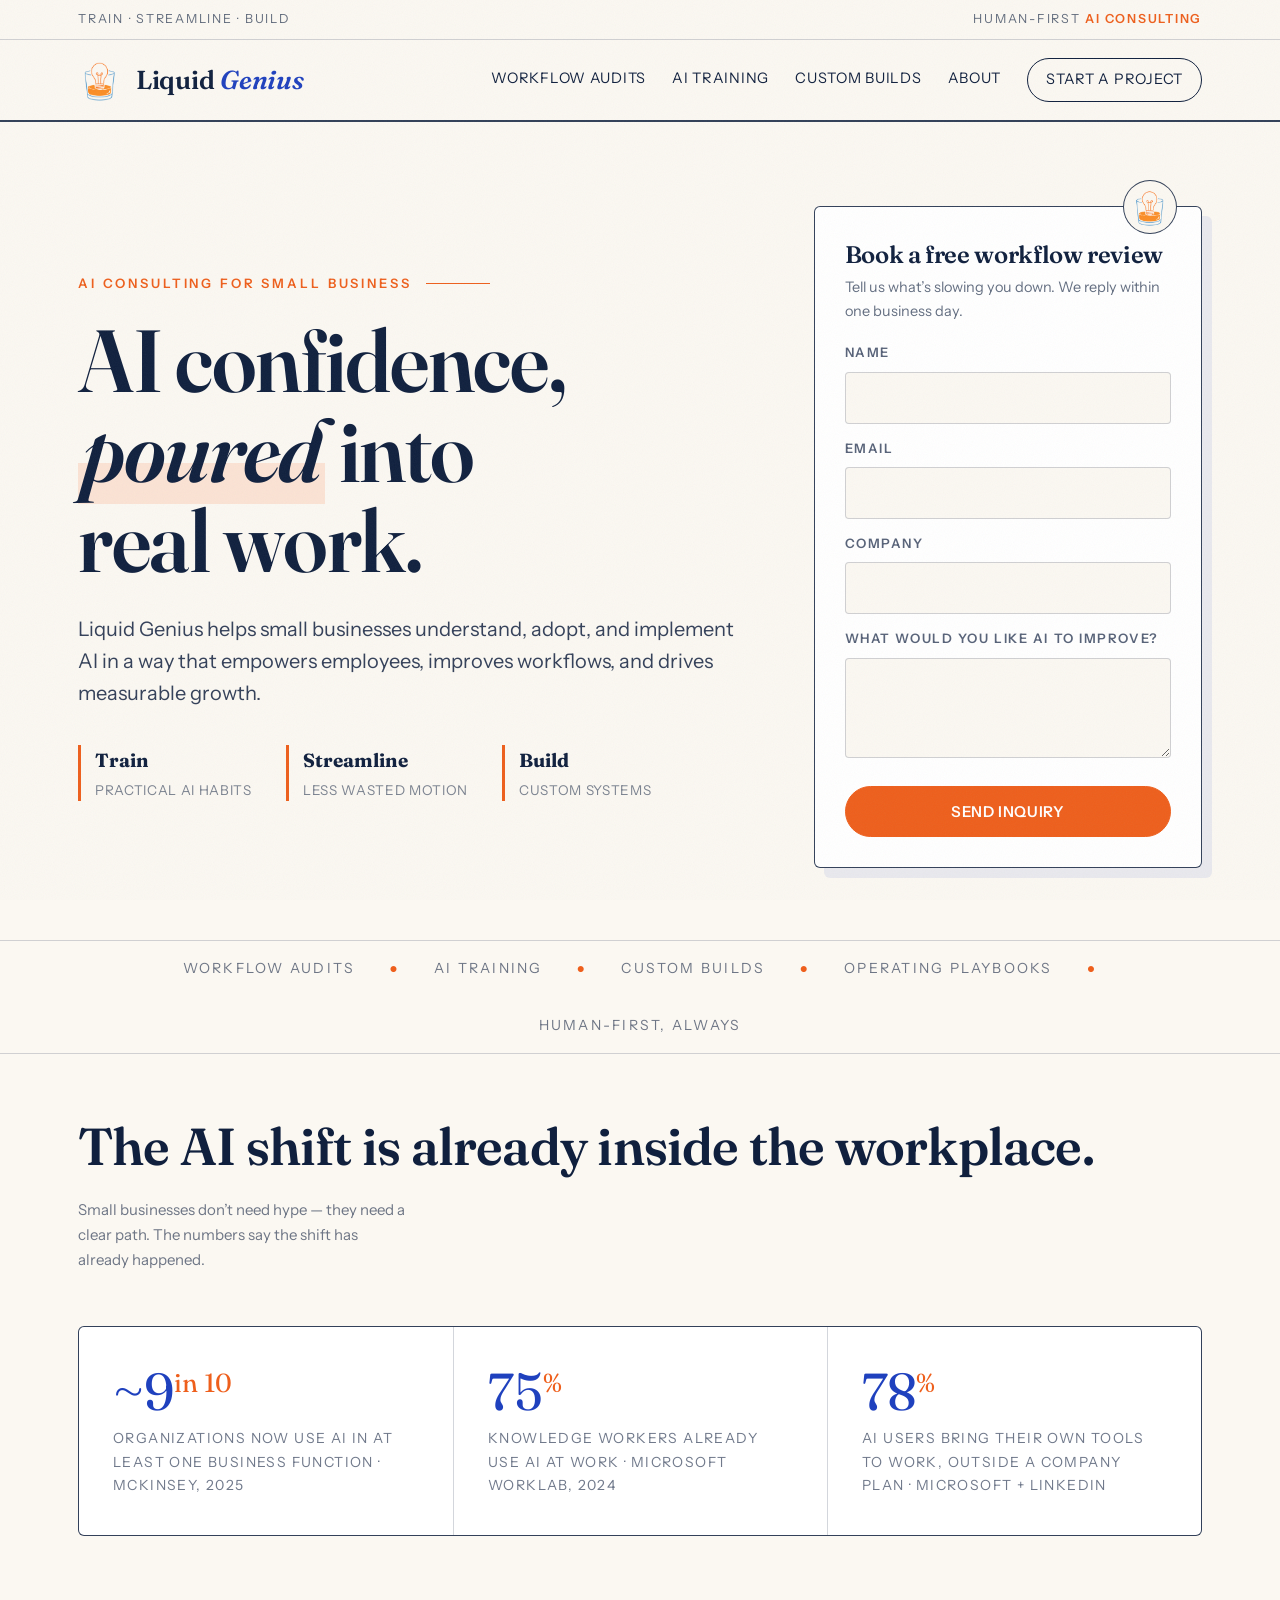
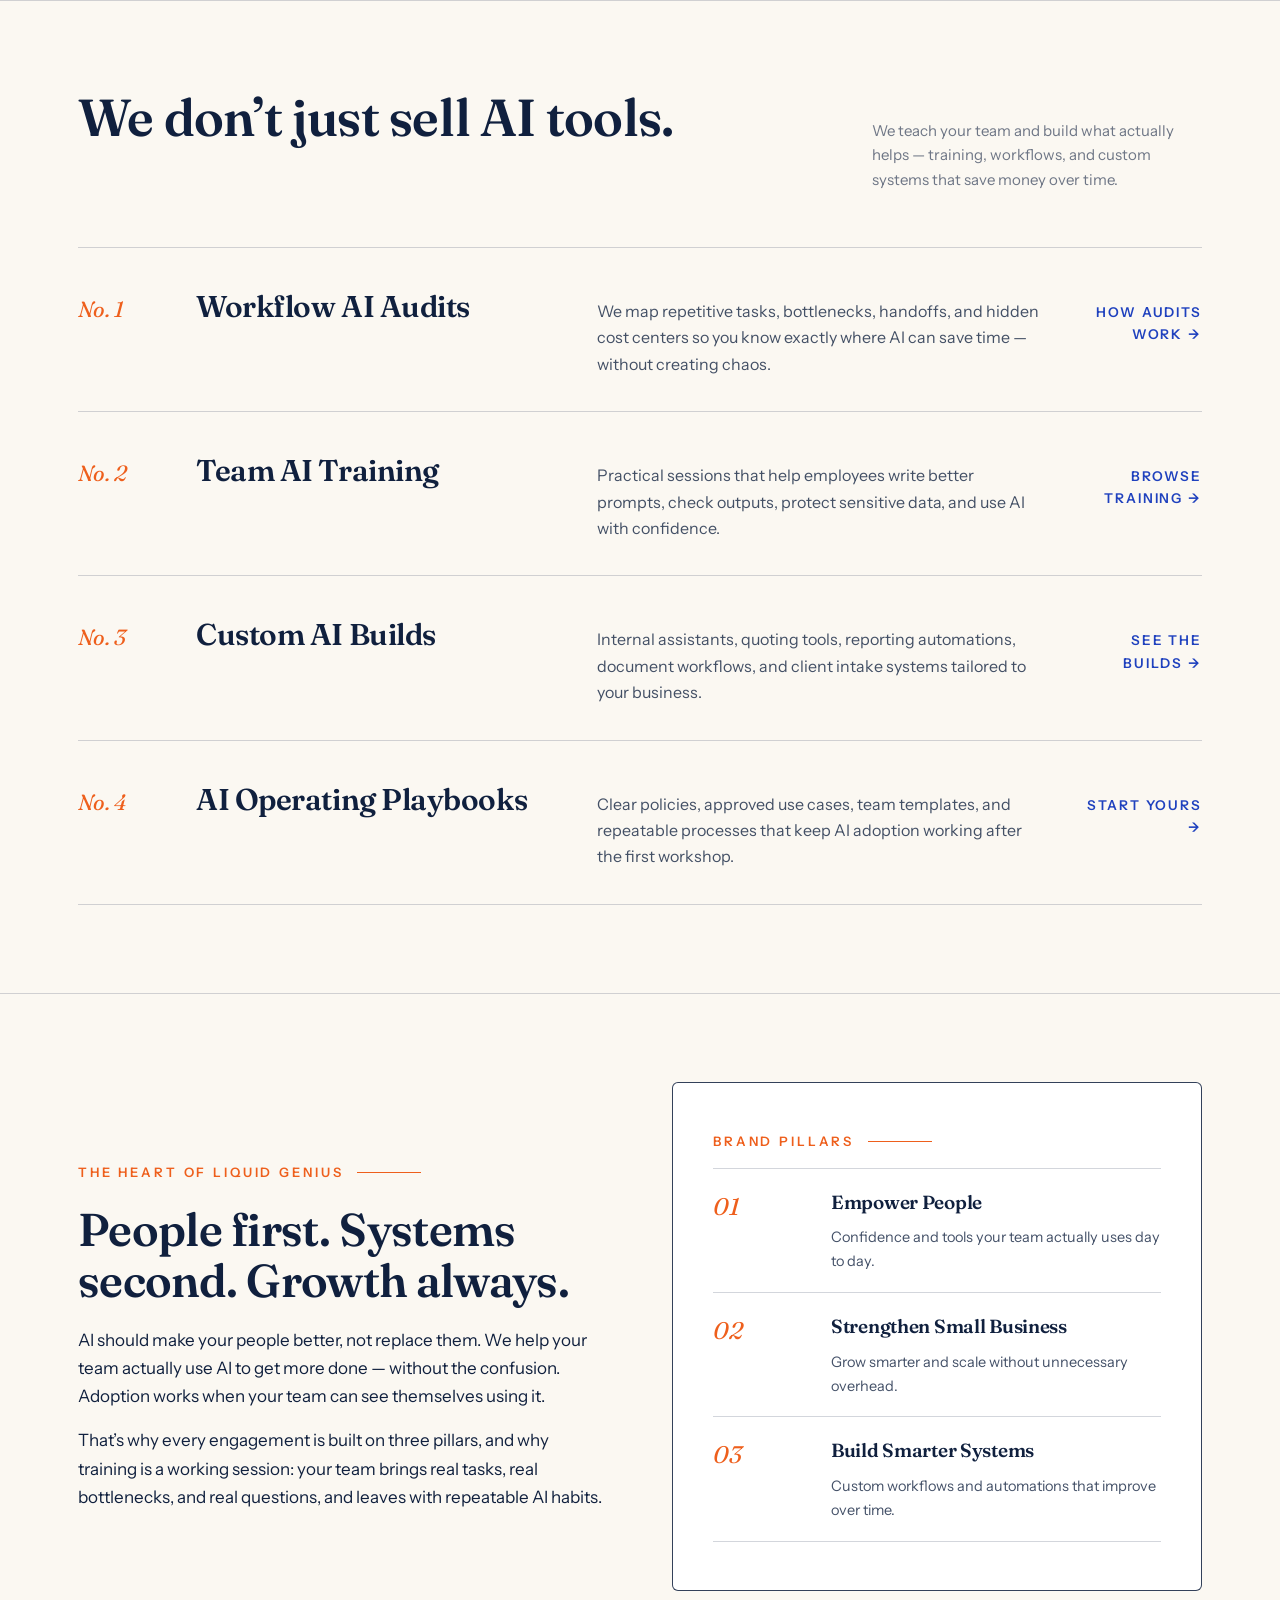
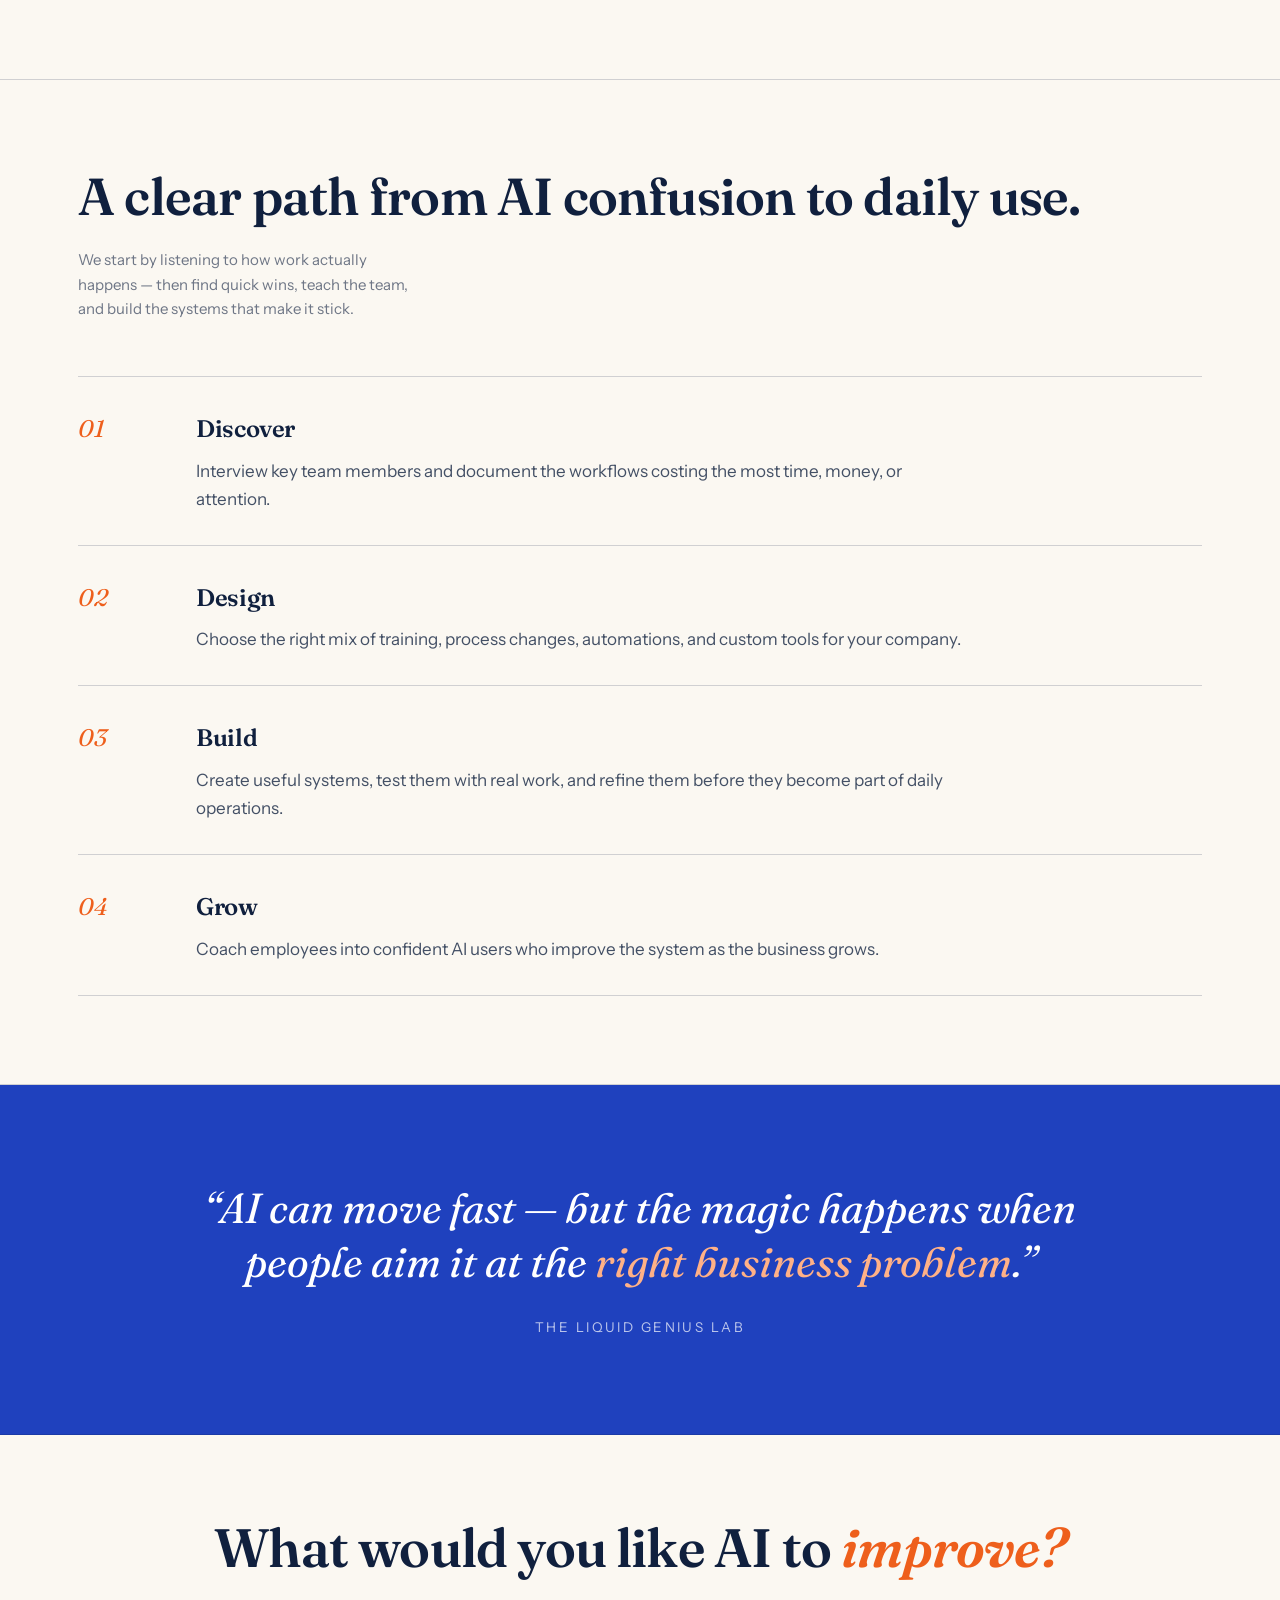
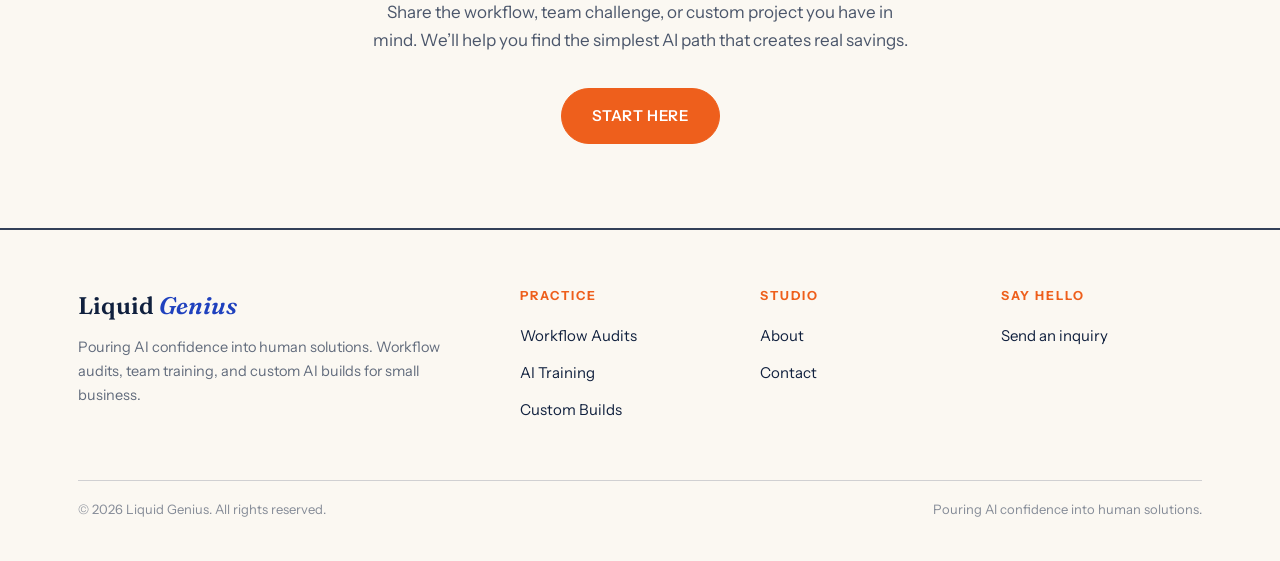
<file: index.html>
<!DOCTYPE html>
<html lang="en">
<head>
  <meta charset="UTF-8">
  <meta name="viewport" content="width=device-width, initial-scale=1.0">
  <title>Liquid Genius | AI Consulting for Small Business Workflows</title>
  <meta name="description" content="Liquid Genius helps small businesses improve workflows, train employees, and build practical custom AI systems that save money over time.">
  <link rel="icon" type="image/png" href="liquid-genius-mark.png">
  <link rel="preconnect" href="https://fonts.googleapis.com">
  <link rel="preconnect" href="https://fonts.gstatic.com" crossorigin>
  <link href="https://fonts.googleapis.com/css2?family=Fraunces:ital,wght@0,400;0,600;1,400;1,600&family=Instrument+Sans:wght@400;500;600&display=swap" rel="stylesheet">
  <link rel="stylesheet" href="styles.css">
</head>
<body>

  <div class="topbar">
    <div class="wrap">
      <span>Train &middot; Streamline &middot; Build</span>
      <span>Human-first <b>AI consulting</b></span>
    </div>
  </div>

  <header class="site">
    <div class="wrap">
      <a class="brand" href="index.html">
        <img src="liquid-genius-mark.png" alt="Liquid Genius — a light bulb in a rocks glass">
        <span class="word">Liquid&nbsp;<em>Genius</em></span>
      </a>
      <input type="checkbox" id="navtoggle">
      <label class="burger" for="navtoggle" aria-label="Menu"><span></span><span></span><span></span></label>
      <nav class="main">
        <a href="innovation.html">Workflow Audits</a>
        <a href="teaching.html">AI Training</a>
        <a href="software.html">Custom Builds</a>
        <a href="about.html">About</a>
        <a href="contact.html" class="cta">Start a project</a>
      </nav>
    </div>
  </header>

  <section class="hero">
    <div class="wrap grid">
      <div>
        <p class="kicker">AI Consulting for Small Business</p>
        <h1 class="display">AI confidence, <span class="mark">poured</span> into real&nbsp;work.</h1>
        <p class="lede">Liquid Genius helps small businesses understand, adopt, and implement AI in a way that empowers employees, improves workflows, and drives measurable growth.</p>
        <div class="mini-pillars">
          <div><b>Train</b><span>Practical AI habits</span></div>
          <div><b>Streamline</b><span>Less wasted motion</span></div>
          <div><b>Build</b><span>Custom systems</span></div>
        </div>
      </div>
      <div class="hero-form">
        <img class="form-mark" src="liquid-genius-mark.png" alt="">
        <h3>Book a free workflow review</h3>
        <p class="sub">Tell us what&rsquo;s slowing you down. We reply within one business day.</p>
        <form class="contact" action="https://api.web3forms.com/submit" method="POST">
          <input type="hidden" name="access_key" value="8d3cbcef-0156-4e8a-9b29-89552702e43b">
          <input type="hidden" name="subject" value="New inquiry — Liquid Genius website">
          <input type="hidden" name="from_name" value="Liquid Genius Website">
          <input type="hidden" name="redirect" value="https://liquid-genius.pages.dev/thanks.html">
          <input type="checkbox" name="botcheck" style="display:none">
          <label for="h-name">Name</label>
          <input id="h-name" name="name" type="text" required>
          <label for="h-email">Email</label>
          <input id="h-email" name="email" type="email" required>
          <label for="h-company">Company</label>
          <input id="h-company" name="company" type="text">
          <label for="h-msg">What would you like AI to improve?</label>
          <textarea id="h-msg" name="message" rows="3" required></textarea>
          <button class="btn orange" type="submit">Send inquiry</button>
        </form>
      </div>
    </div>
  </section>

  <div class="strip">
    <div class="wrap">
      <span>Workflow audits</span><b>&#9679;</b>
      <span>AI training</span><b>&#9679;</b>
      <span>Custom builds</span><b>&#9679;</b>
      <span>Operating playbooks</span><b>&#9679;</b>
      <span>Human-first, always</span>
    </div>
  </div>

  <section class="block tight">
    <div class="wrap">
      <div class="section-head">
        <h2>The AI shift is already inside the workplace.</h2>
        <p class="note">Small businesses don&rsquo;t need hype — they need a clear path. The numbers say the shift has already happened.</p>
      </div>
      <div class="stats">
        <div class="stat">
          <div class="n">~9<sup>in 10</sup></div>
          <div class="l">Organizations now use AI in at least one business function &middot; McKinsey, 2025</div>
        </div>
        <div class="stat">
          <div class="n">75<sup>%</sup></div>
          <div class="l">Knowledge workers already use AI at work &middot; Microsoft WorkLab, 2024</div>
        </div>
        <div class="stat">
          <div class="n">78<sup>%</sup></div>
          <div class="l">AI users bring their own tools to work, outside a company plan &middot; Microsoft + LinkedIn</div>
        </div>
      </div>
    </div>
  </section>

  <section class="block" id="services">
    <div class="wrap">
      <div class="section-head">
        <h2>We don&rsquo;t just sell AI tools.</h2>
        <p class="note">We teach your team and build what actually helps — training, workflows, and custom systems that save money over time.</p>
      </div>

      <a class="svc" href="innovation.html">
        <span class="no">No. 1</span>
        <h3>Workflow AI Audits</h3>
        <p>We map repetitive tasks, bottlenecks, handoffs, and hidden cost centers so you know exactly where AI can save time — without creating chaos.</p>
        <span class="go">How audits work &rarr;</span>
      </a>
      <a class="svc" href="teaching.html">
        <span class="no">No. 2</span>
        <h3>Team AI Training</h3>
        <p>Practical sessions that help employees write better prompts, check outputs, protect sensitive data, and use AI with confidence.</p>
        <span class="go">Browse training &rarr;</span>
      </a>
      <a class="svc" href="software.html">
        <span class="no">No. 3</span>
        <h3>Custom AI Builds</h3>
        <p>Internal assistants, quoting tools, reporting automations, document workflows, and client intake systems tailored to your business.</p>
        <span class="go">See the builds &rarr;</span>
      </a>
      <a class="svc" href="contact.html">
        <span class="no">No. 4</span>
        <h3>AI Operating Playbooks</h3>
        <p>Clear policies, approved use cases, team templates, and repeatable processes that keep AI adoption working after the first workshop.</p>
        <span class="go">Start yours &rarr;</span>
      </a>
    </div>
  </section>

  <section class="block">
    <div class="wrap feature">
      <div>
        <p class="kicker">The heart of Liquid Genius</p>
        <h2>People first. Systems second. Growth always.</h2>
        <p>AI should make your people better, not replace them. We help your team actually use AI to get more done — without the confusion. Adoption works when your team can see themselves using it.</p>
        <p>That&rsquo;s why every engagement is built on three pillars, and why training is a working session: your team brings real tasks, real bottlenecks, and real questions, and leaves with repeatable AI habits.</p>
      </div>
      <div class="art">
        <p class="kicker" style="margin-bottom:16px;">Brand pillars</p>
        <div class="steps" style="counter-reset: step;">
          <div class="step" style="padding:18px 0;">
            <div>
              <h3 style="font-size:19px;">Empower People</h3>
              <p style="font-size:14.5px;">Confidence and tools your team actually uses day to day.</p>
            </div>
          </div>
          <div class="step" style="padding:18px 0;">
            <div>
              <h3 style="font-size:19px;">Strengthen Small Business</h3>
              <p style="font-size:14.5px;">Grow smarter and scale without unnecessary overhead.</p>
            </div>
          </div>
          <div class="step" style="padding:18px 0;">
            <div>
              <h3 style="font-size:19px;">Build Smarter Systems</h3>
              <p style="font-size:14.5px;">Custom workflows and automations that improve over time.</p>
            </div>
          </div>
        </div>
      </div>
    </div>
  </section>

  <section class="block">
    <div class="wrap">
      <div class="section-head">
        <h2>A clear path from AI confusion to daily use.</h2>
        <p class="note">We start by listening to how work actually happens — then find quick wins, teach the team, and build the systems that make it stick.</p>
      </div>
      <div class="steps">
        <div class="step">
          <div>
            <h3>Discover</h3>
            <p>Interview key team members and document the workflows costing the most time, money, or attention.</p>
          </div>
        </div>
        <div class="step">
          <div>
            <h3>Design</h3>
            <p>Choose the right mix of training, process changes, automations, and custom tools for your company.</p>
          </div>
        </div>
        <div class="step">
          <div>
            <h3>Build</h3>
            <p>Create useful systems, test them with real work, and refine them before they become part of daily operations.</p>
          </div>
        </div>
        <div class="step">
          <div>
            <h3>Grow</h3>
            <p>Coach employees into confident AI users who improve the system as the business grows.</p>
          </div>
        </div>
      </div>
    </div>
  </section>

  <section class="pull">
    <div class="wrap">
      <blockquote>&ldquo;AI can move fast — but the magic happens when people aim it at the <span class="hl">right business problem</span>.&rdquo;</blockquote>
      <cite>The Liquid Genius lab</cite>
    </div>
  </section>

  <section class="band">
    <div class="wrap">
      <h2>What would you like AI to <em>improve?</em></h2>
      <p>Share the workflow, team challenge, or custom project you have in mind. We&rsquo;ll help you find the simplest AI path that creates real savings.</p>
      <a class="btn orange" href="contact.html">Start here</a>
    </div>
  </section>

  <footer class="site">
    <div class="wrap">
      <div class="cols">
        <div>
          <div class="word">Liquid&nbsp;<em>Genius</em></div>
          <p>Pouring AI confidence into human solutions. Workflow audits, team training, and custom AI builds for small business.</p>
        </div>
        <div>
          <h4>Practice</h4>
          <ul>
            <li><a href="innovation.html">Workflow Audits</a></li>
            <li><a href="teaching.html">AI Training</a></li>
            <li><a href="software.html">Custom Builds</a></li>
          </ul>
        </div>
        <div>
          <h4>Studio</h4>
          <ul>
            <li><a href="about.html">About</a></li>
            <li><a href="contact.html">Contact</a></li>
          </ul>
        </div>
        <div>
          <h4>Say hello</h4>
          <ul>
            <li><a href="contact.html">Send an inquiry</a></li>
          </ul>
        </div>
      </div>
      <div class="fine">
        <span>&copy; 2026 Liquid Genius. All rights reserved.</span>
        <span>Pouring AI confidence into human solutions.</span>
      </div>
    </div>
  </footer>

  <script src="script.js" defer></script>
</body>
</html>
</file>
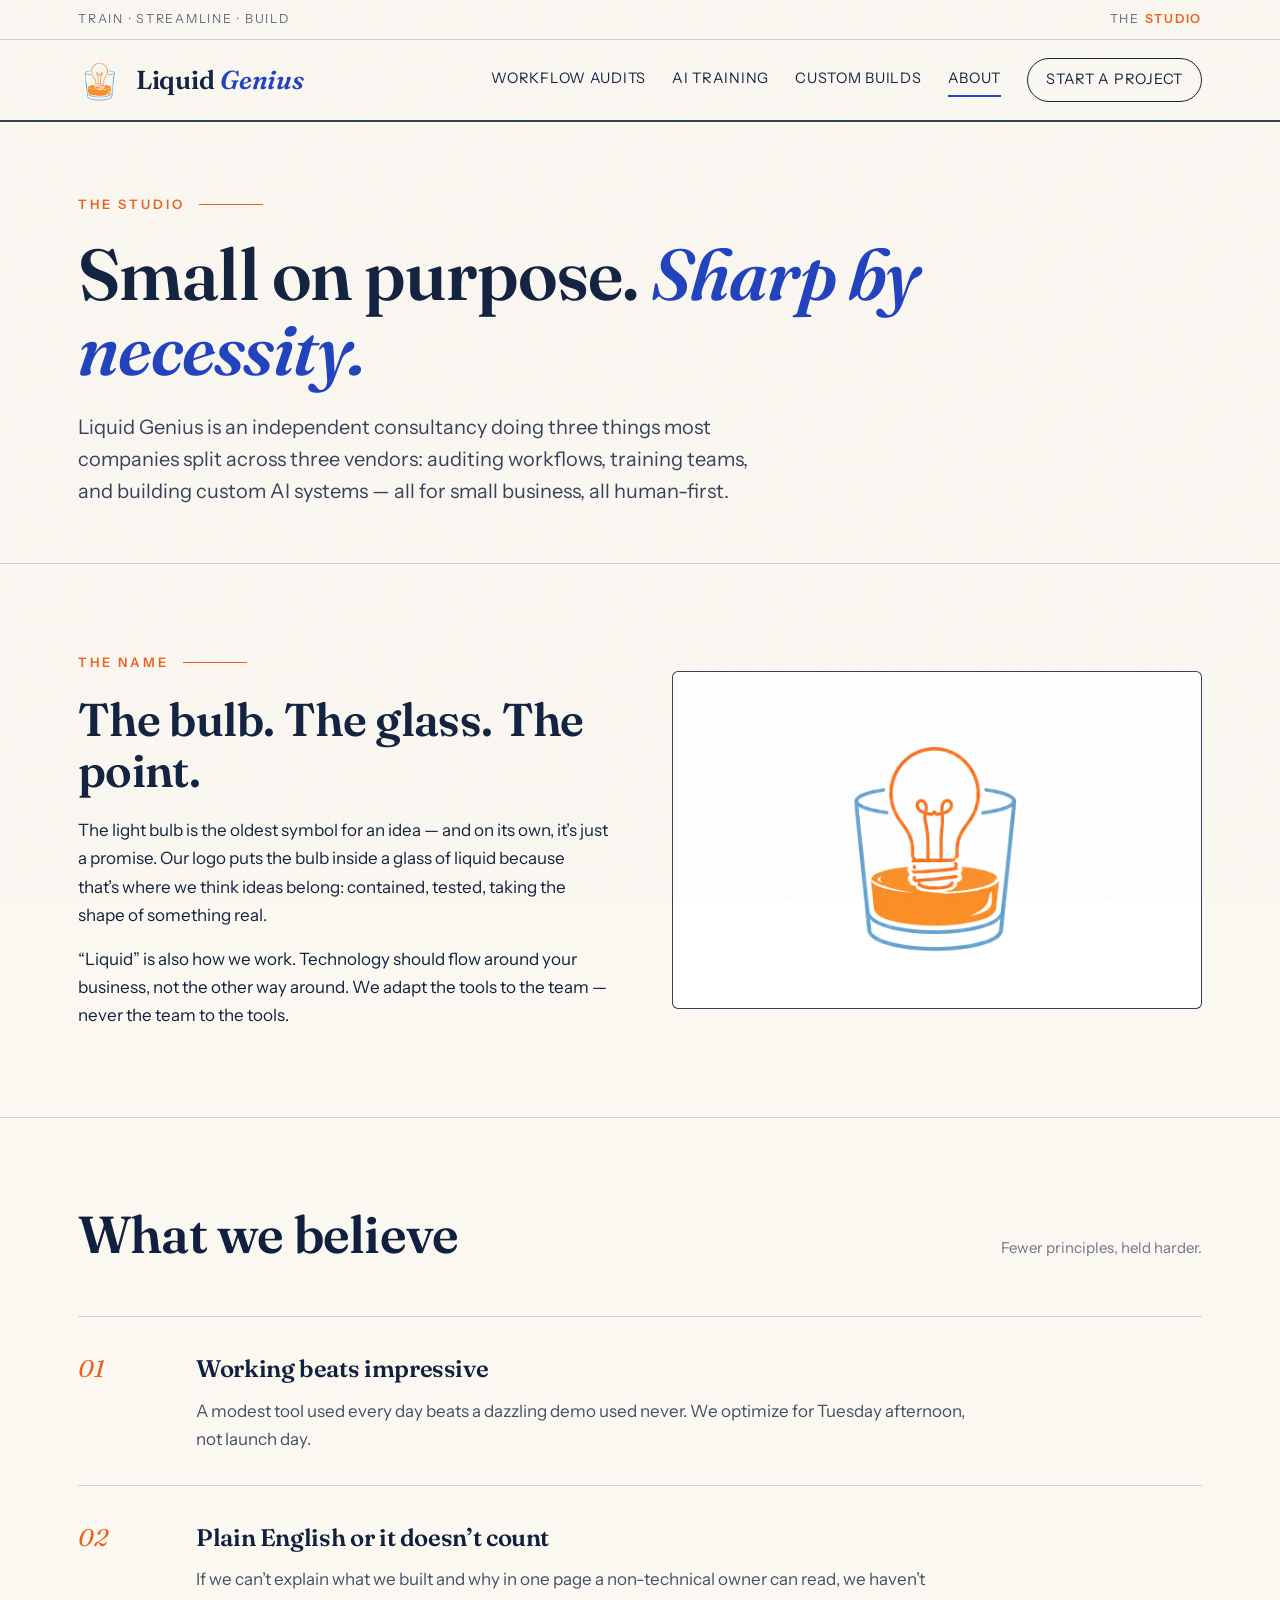
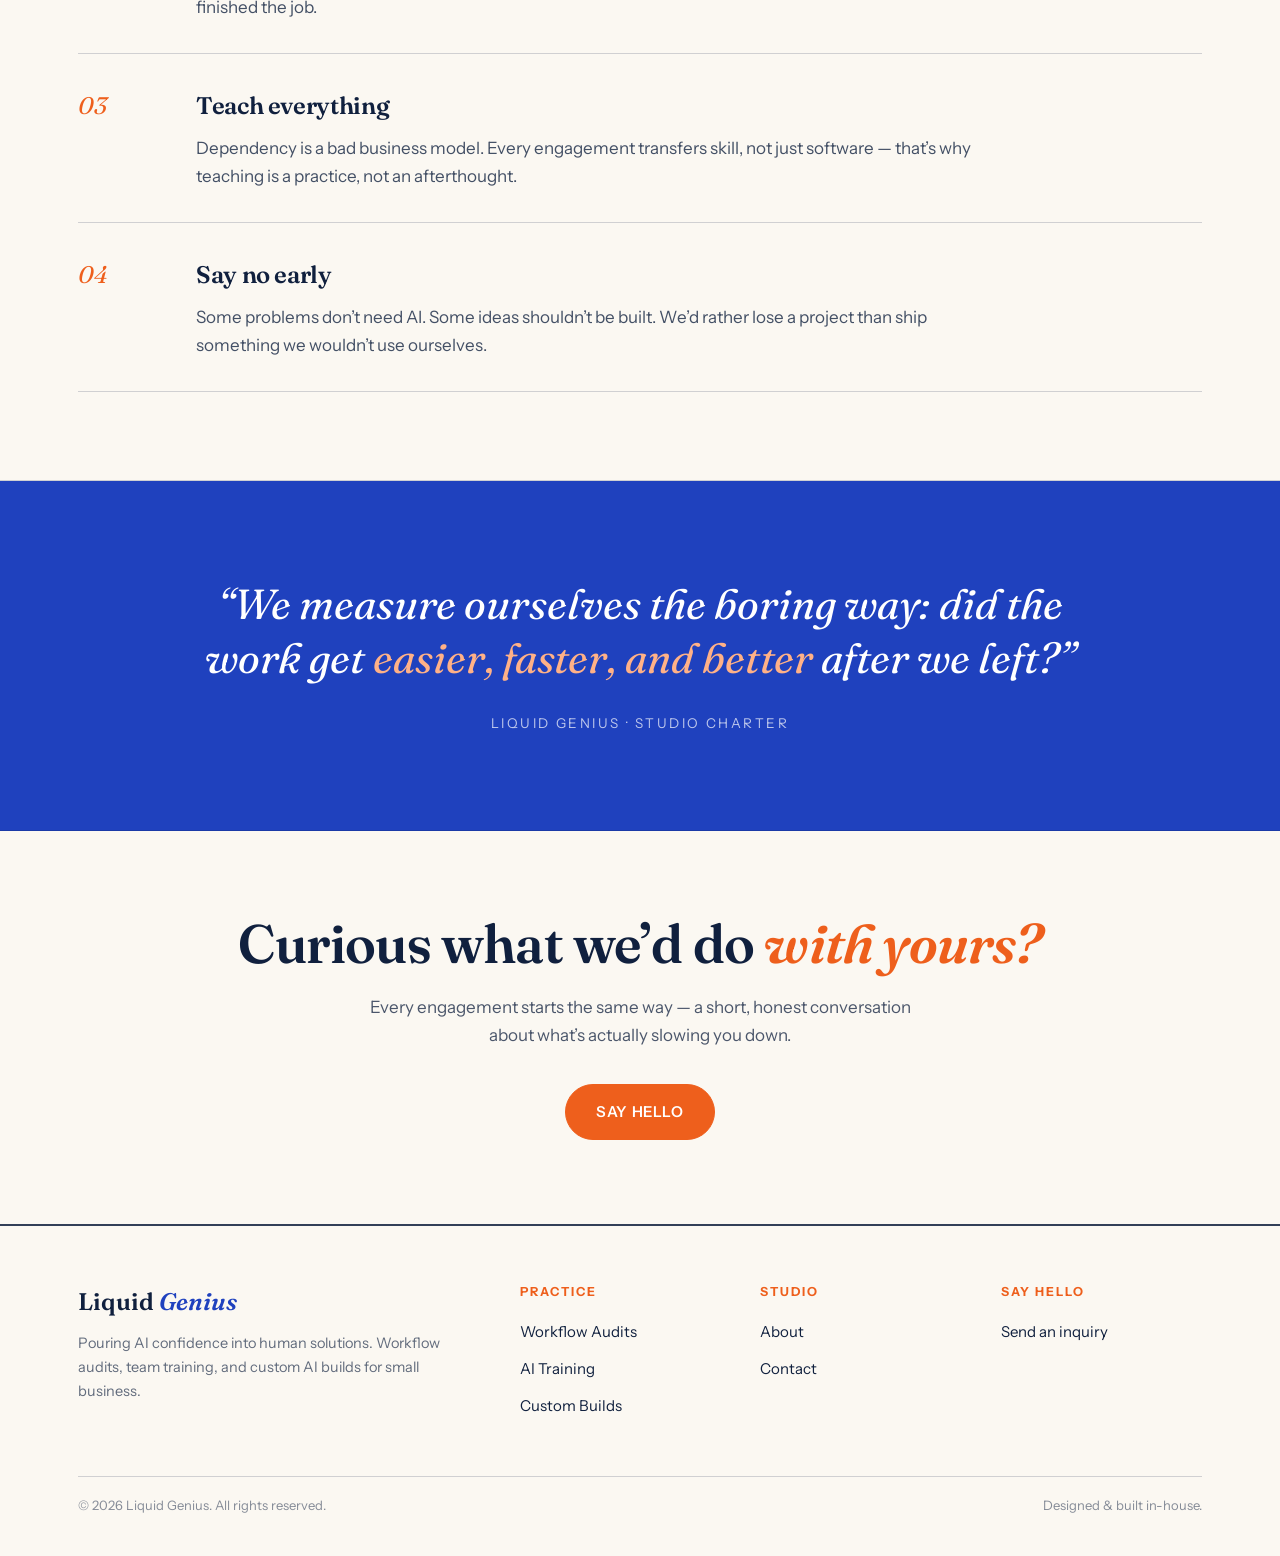
<file: about.html>
<!DOCTYPE html>
<html lang="en">
<head>
  <meta charset="UTF-8">
  <meta name="viewport" content="width=device-width, initial-scale=1.0">
  <title>About — Liquid Genius</title>
  <meta name="description" content="About Liquid Genius: an independent AI software, innovation, and teaching studio. Why the light bulb, why the glass, and how we work.">
  <link rel="icon" type="image/png" href="liquid-genius-mark.png">
  <link rel="preconnect" href="https://fonts.googleapis.com">
  <link rel="preconnect" href="https://fonts.gstatic.com" crossorigin>
  <link href="https://fonts.googleapis.com/css2?family=Fraunces:ital,wght@0,400;0,600;1,400;1,600&family=Instrument+Sans:wght@400;500;600&display=swap" rel="stylesheet">
  <link rel="stylesheet" href="styles.css">
</head>
<body>

  <div class="topbar">
    <div class="wrap">
      <span>Train &middot; Streamline &middot; Build</span>
      <span>The <b>studio</b></span>
    </div>
  </div>

  <header class="site">
    <div class="wrap">
      <a class="brand" href="index.html">
        <img src="liquid-genius-mark.png" alt="Liquid Genius — a light bulb in a rocks glass">
        <span class="word">Liquid&nbsp;<em>Genius</em></span>
      </a>
      <input type="checkbox" id="navtoggle">
      <label class="burger" for="navtoggle" aria-label="Menu"><span></span><span></span><span></span></label>
      <nav class="main">
        <a href="innovation.html">Workflow Audits</a>
        <a href="teaching.html">AI Training</a>
        <a href="software.html">Custom Builds</a>
        <a href="about.html" class="here">About</a>
        <a href="contact.html" class="cta">Start a project</a>
      </nav>
    </div>
  </header>

  <section class="page-hero">
    <div class="wrap">
      <p class="kicker">The studio</p>
      <h1>Small on purpose. <em>Sharp by necessity.</em></h1>
      <p class="lede">Liquid Genius is an independent consultancy doing three things most companies split across three vendors: auditing workflows, training teams, and building custom AI systems — all for small business, all human-first.</p>
    </div>
  </section>

  <section class="block">
    <div class="wrap feature">
      <div>
        <p class="kicker">The name</p>
        <h2>The bulb. The glass. The point.</h2>
        <p>The light bulb is the oldest symbol for an idea — and on its own, it&rsquo;s just a promise. Our logo puts the bulb inside a glass of liquid because that&rsquo;s where we think ideas belong: contained, tested, taking the shape of something real.</p>
        <p>&ldquo;Liquid&rdquo; is also how we work. Technology should flow around your business, not the other way around. We adapt the tools to the team — never the team to the tools.</p>
      </div>
      <div class="art" style="display:flex; justify-content:center;">
        <img src="liquid-genius-mark.png" alt="The Liquid Genius mark: a light bulb in a rocks glass" style="max-width:240px;">
      </div>
    </div>
  </section>

  <section class="block">
    <div class="wrap">
      <div class="section-head">
        <h2>What we believe</h2>
        <p class="note">Fewer principles, held harder.</p>
      </div>
      <div class="steps">
        <div class="step">
          <div>
            <h3>Working beats impressive</h3>
            <p>A modest tool used every day beats a dazzling demo used never. We optimize for Tuesday afternoon, not launch day.</p>
          </div>
        </div>
        <div class="step">
          <div>
            <h3>Plain English or it doesn&rsquo;t count</h3>
            <p>If we can&rsquo;t explain what we built and why in one page a non-technical owner can read, we haven&rsquo;t finished the job.</p>
          </div>
        </div>
        <div class="step">
          <div>
            <h3>Teach everything</h3>
            <p>Dependency is a bad business model. Every engagement transfers skill, not just software — that&rsquo;s why teaching is a practice, not an afterthought.</p>
          </div>
        </div>
        <div class="step">
          <div>
            <h3>Say no early</h3>
            <p>Some problems don&rsquo;t need AI. Some ideas shouldn&rsquo;t be built. We&rsquo;d rather lose a project than ship something we wouldn&rsquo;t use ourselves.</p>
          </div>
        </div>
      </div>
    </div>
  </section>

  <section class="pull">
    <div class="wrap">
      <blockquote>&ldquo;We measure ourselves the boring way: did the work get <span class="hl">easier, faster, and better</span> after we left?&rdquo;</blockquote>
      <cite>Liquid Genius &middot; Studio charter</cite>
    </div>
  </section>

  <section class="band">
    <div class="wrap">
      <h2>Curious what we&rsquo;d do <em>with yours?</em></h2>
      <p>Every engagement starts the same way — a short, honest conversation about what&rsquo;s actually slowing you down.</p>
      <a class="btn orange" href="contact.html">Say hello</a>
    </div>
  </section>

  <footer class="site">
    <div class="wrap">
      <div class="cols">
        <div>
          <div class="word">Liquid&nbsp;<em>Genius</em></div>
          <p>Pouring AI confidence into human solutions. Workflow audits, team training, and custom AI builds for small business.</p>
        </div>
        <div>
          <h4>Practice</h4>
          <ul>
            <li><a href="innovation.html">Workflow Audits</a></li>
            <li><a href="teaching.html">AI Training</a></li>
            <li><a href="software.html">Custom Builds</a></li>
          </ul>
        </div>
        <div>
          <h4>Studio</h4>
          <ul>
            <li><a href="about.html">About</a></li>
            <li><a href="contact.html">Contact</a></li>
          </ul>
        </div>
        <div>
          <h4>Say hello</h4>
          <ul>
            <li><a href="contact.html">Send an inquiry</a></li>
          </ul>
        </div>
      </div>
      <div class="fine">
        <span>&copy; 2026 Liquid Genius. All rights reserved.</span>
        <span>Designed &amp; built in-house.</span>
      </div>
    </div>
  </footer>

  <script src="script.js" defer></script>
</body>
</html>
</file>
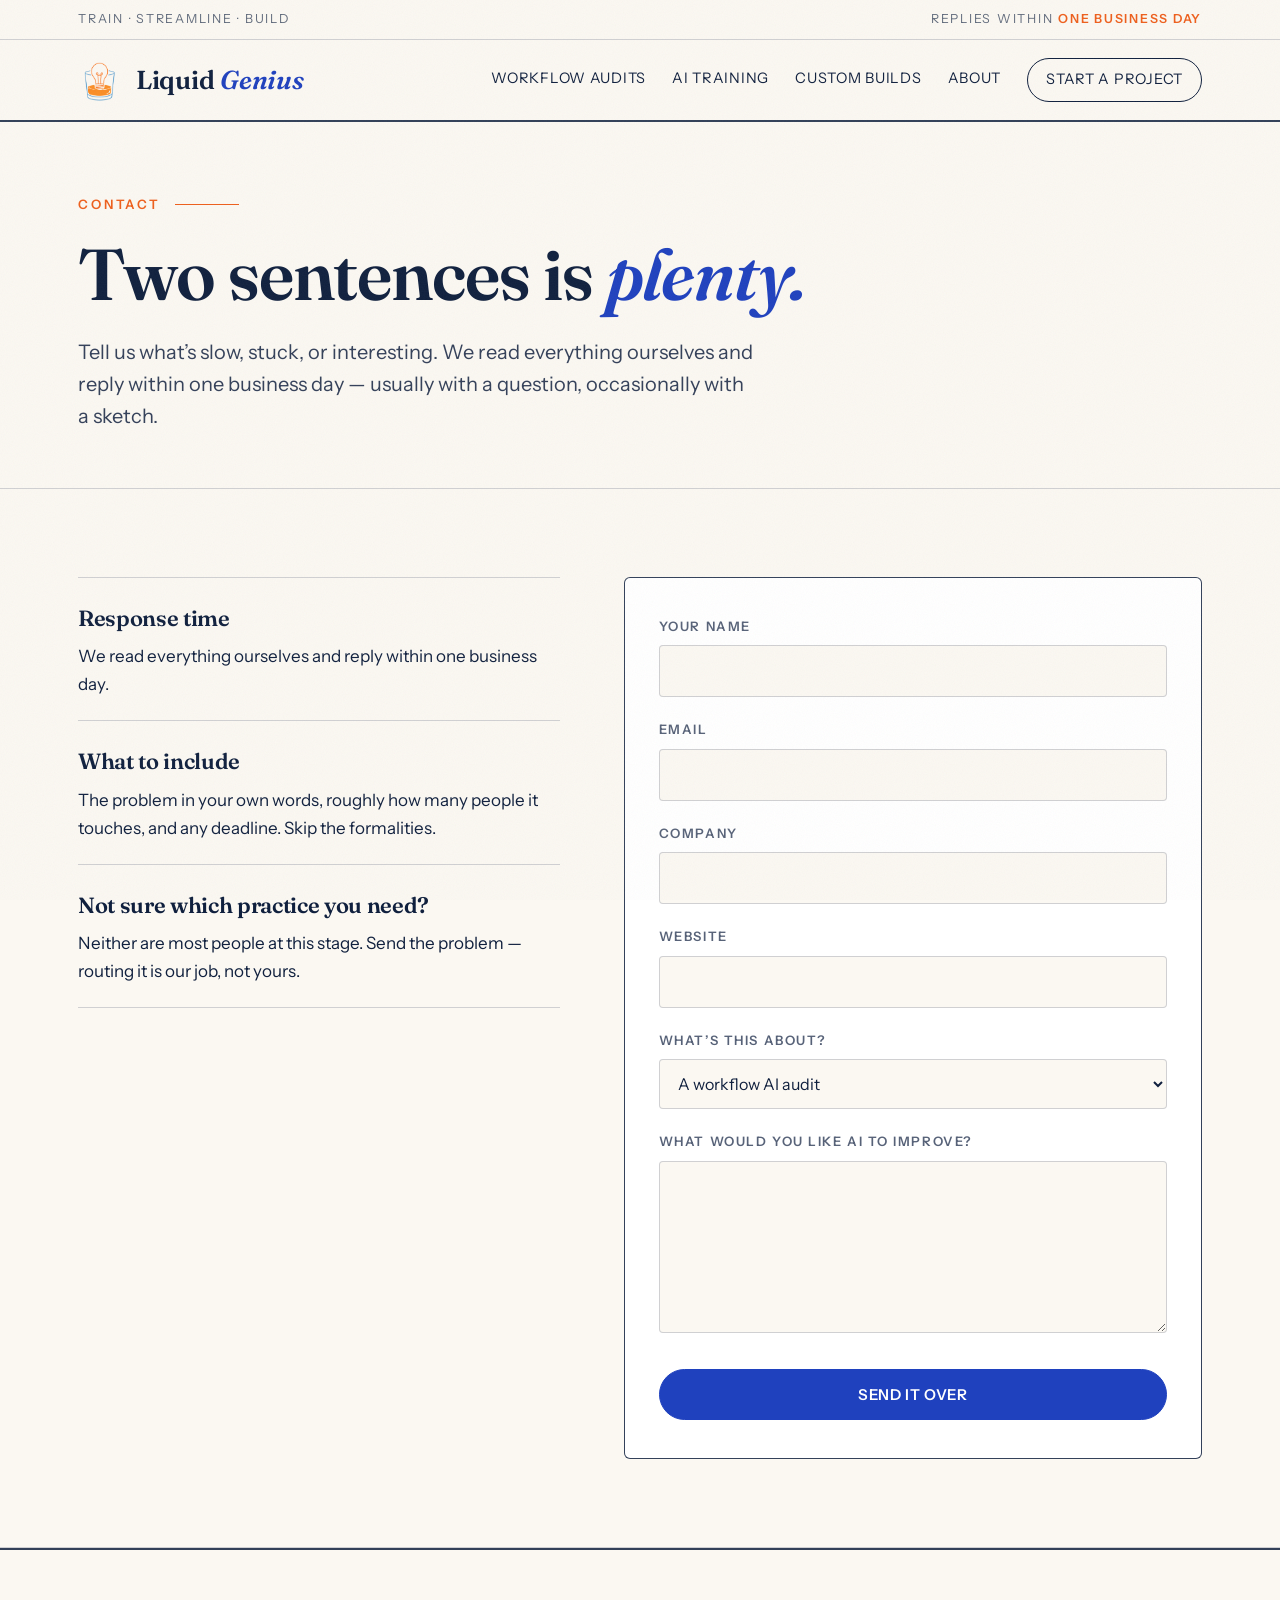
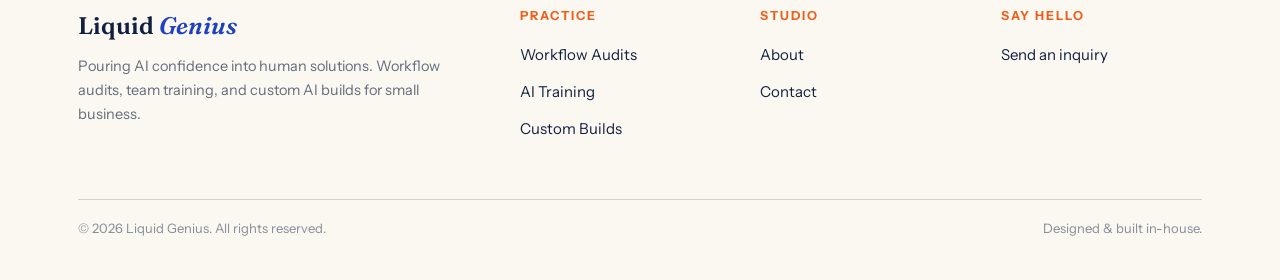
<file: contact.html>
<!DOCTYPE html>
<html lang="en">
<head>
  <meta charset="UTF-8">
  <meta name="viewport" content="width=device-width, initial-scale=1.0">
  <title>Contact — Liquid Genius</title>
  <meta name="description" content="Start a conversation with Liquid Genius about AI software, innovation sprints, or team training.">
  <link rel="icon" type="image/png" href="liquid-genius-mark.png">
  <link rel="preconnect" href="https://fonts.googleapis.com">
  <link rel="preconnect" href="https://fonts.gstatic.com" crossorigin>
  <link href="https://fonts.googleapis.com/css2?family=Fraunces:ital,wght@0,400;0,600;1,400;1,600&family=Instrument+Sans:wght@400;500;600&display=swap" rel="stylesheet">
  <link rel="stylesheet" href="styles.css">
</head>
<body>

  <div class="topbar">
    <div class="wrap">
      <span>Train &middot; Streamline &middot; Build</span>
      <span>Replies within <b>one business day</b></span>
    </div>
  </div>

  <header class="site">
    <div class="wrap">
      <a class="brand" href="index.html">
        <img src="liquid-genius-mark.png" alt="Liquid Genius — a light bulb in a rocks glass">
        <span class="word">Liquid&nbsp;<em>Genius</em></span>
      </a>
      <input type="checkbox" id="navtoggle">
      <label class="burger" for="navtoggle" aria-label="Menu"><span></span><span></span><span></span></label>
      <nav class="main">
        <a href="innovation.html">Workflow Audits</a>
        <a href="teaching.html">AI Training</a>
        <a href="software.html">Custom Builds</a>
        <a href="about.html">About</a>
        <a href="contact.html" class="cta here">Start a project</a>
      </nav>
    </div>
  </header>

  <section class="page-hero">
    <div class="wrap">
      <p class="kicker">Contact</p>
      <h1>Two sentences is <em>plenty.</em></h1>
      <p class="lede">Tell us what&rsquo;s slow, stuck, or interesting. We read everything ourselves and reply within one business day — usually with a question, occasionally with a sketch.</p>
    </div>
  </section>

  <section class="block">
    <div class="wrap contact-grid">
      <div class="info">
        <div class="item">
          <h3>Response time</h3>
          <p>We read everything ourselves and reply within one business day.</p>
        </div>
        <div class="item">
          <h3>What to include</h3>
          <p>The problem in your own words, roughly how many people it touches, and any deadline. Skip the formalities.</p>
        </div>
        <div class="item">
          <h3>Not sure which practice you need?</h3>
          <p>Neither are most people at this stage. Send the problem — routing it is our job, not yours.</p>
        </div>
      </div>

      <form class="contact" action="https://api.web3forms.com/submit" method="POST">
        <input type="hidden" name="access_key" value="8d3cbcef-0156-4e8a-9b29-89552702e43b">
        <input type="hidden" name="subject" value="New inquiry — Liquid Genius website">
        <input type="hidden" name="from_name" value="Liquid Genius Website">
        <input type="hidden" name="redirect" value="https://liquid-genius.pages.dev/thanks.html">
        <input type="checkbox" name="botcheck" style="display:none">
        <label for="name">Your name</label>
        <input id="name" name="name" type="text" required>

        <label for="email">Email</label>
        <input id="email" name="email" type="email" required>

        <label for="company">Company</label>
        <input id="company" name="company" type="text">

        <label for="website">Website</label>
        <input id="website" name="website" type="text">

        <label for="topic">What&rsquo;s this about?</label>
        <select id="topic" name="topic">
          <option>A workflow AI audit</option>
          <option>Team AI training</option>
          <option>A custom AI build</option>
          <option>An AI operating playbook</option>
          <option>Something else</option>
        </select>

        <label for="msg">What would you like AI to improve?</label>
        <textarea id="msg" name="message" rows="6" required></textarea>

        <button class="btn solid" type="submit">Send it over</button>
      </form>
    </div>
  </section>

  <footer class="site">
    <div class="wrap">
      <div class="cols">
        <div>
          <div class="word">Liquid&nbsp;<em>Genius</em></div>
          <p>Pouring AI confidence into human solutions. Workflow audits, team training, and custom AI builds for small business.</p>
        </div>
        <div>
          <h4>Practice</h4>
          <ul>
            <li><a href="innovation.html">Workflow Audits</a></li>
            <li><a href="teaching.html">AI Training</a></li>
            <li><a href="software.html">Custom Builds</a></li>
          </ul>
        </div>
        <div>
          <h4>Studio</h4>
          <ul>
            <li><a href="about.html">About</a></li>
            <li><a href="contact.html">Contact</a></li>
          </ul>
        </div>
        <div>
          <h4>Say hello</h4>
          <ul>
            <li><a href="contact.html">Send an inquiry</a></li>
          </ul>
        </div>
      </div>
      <div class="fine">
        <span>&copy; 2026 Liquid Genius. All rights reserved.</span>
        <span>Designed &amp; built in-house.</span>
      </div>
    </div>
  </footer>

  <script src="script.js" defer></script>
</body>
</html>
</file>
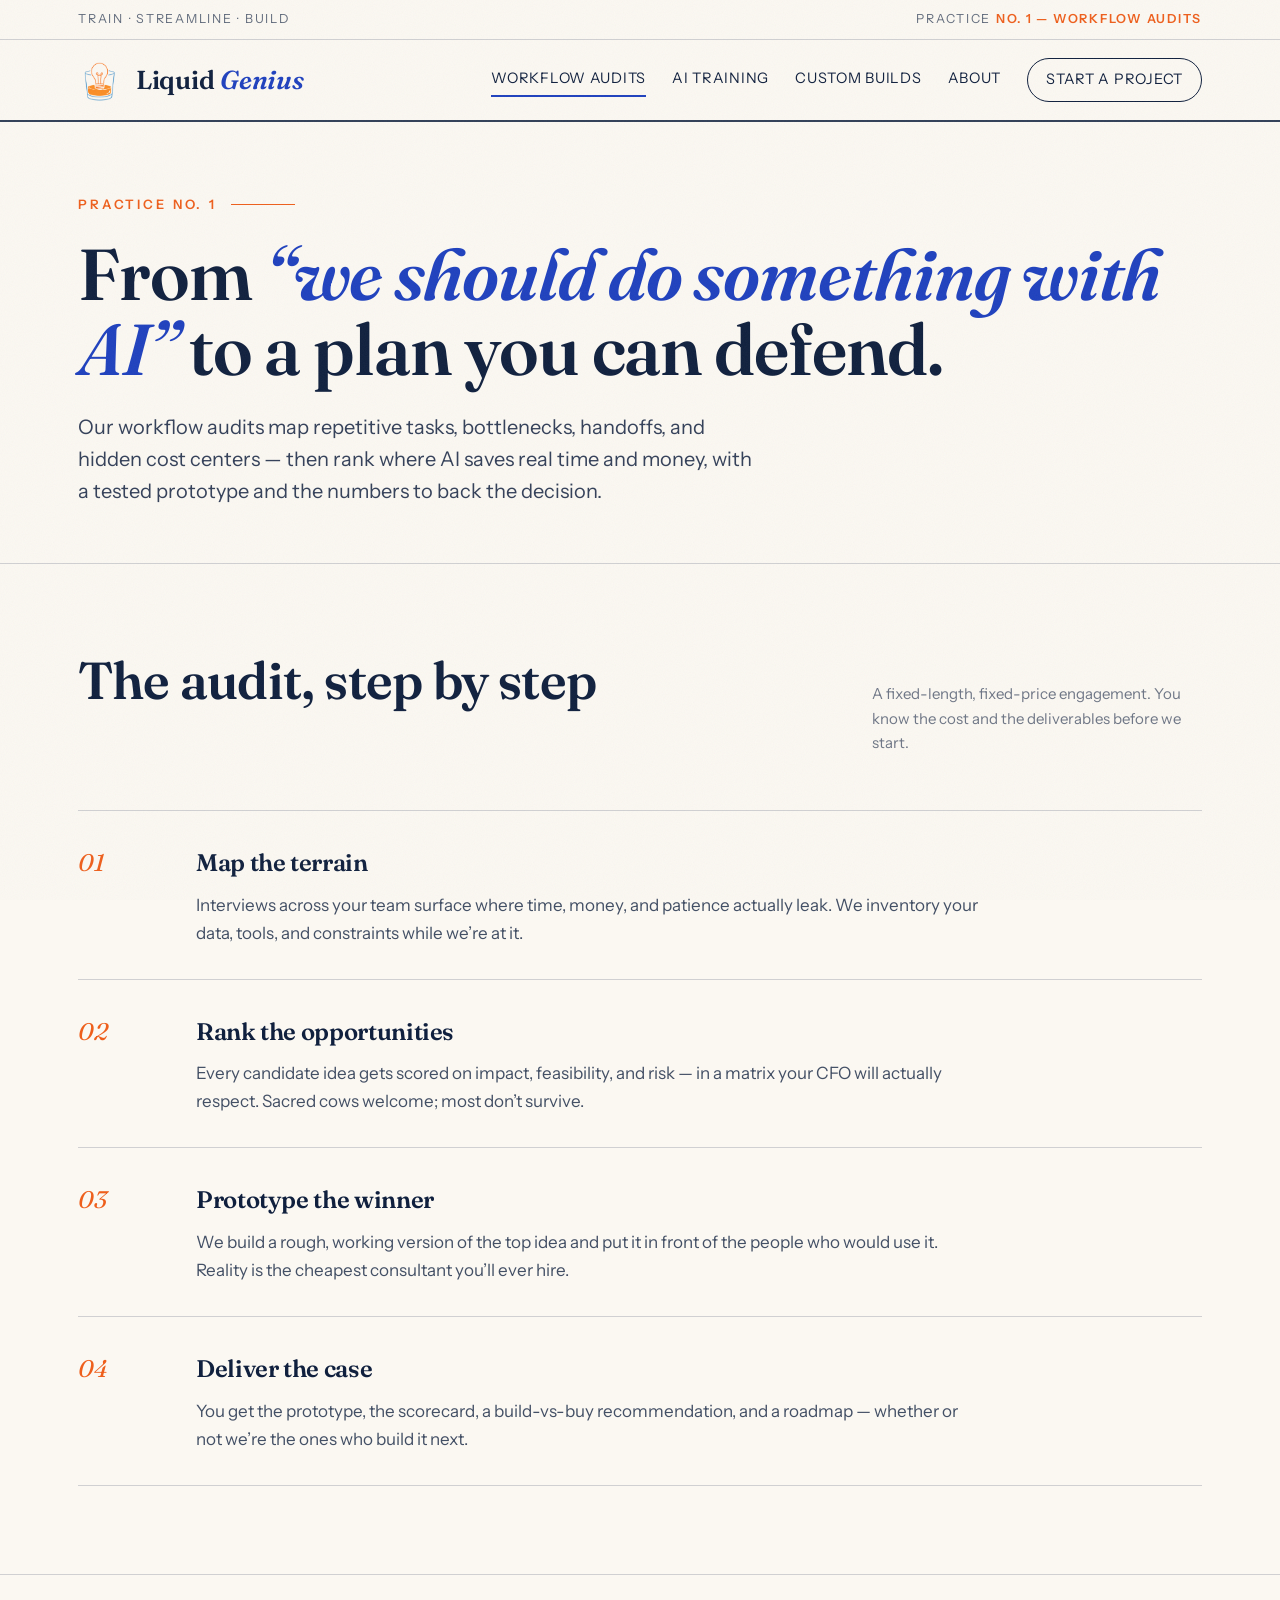
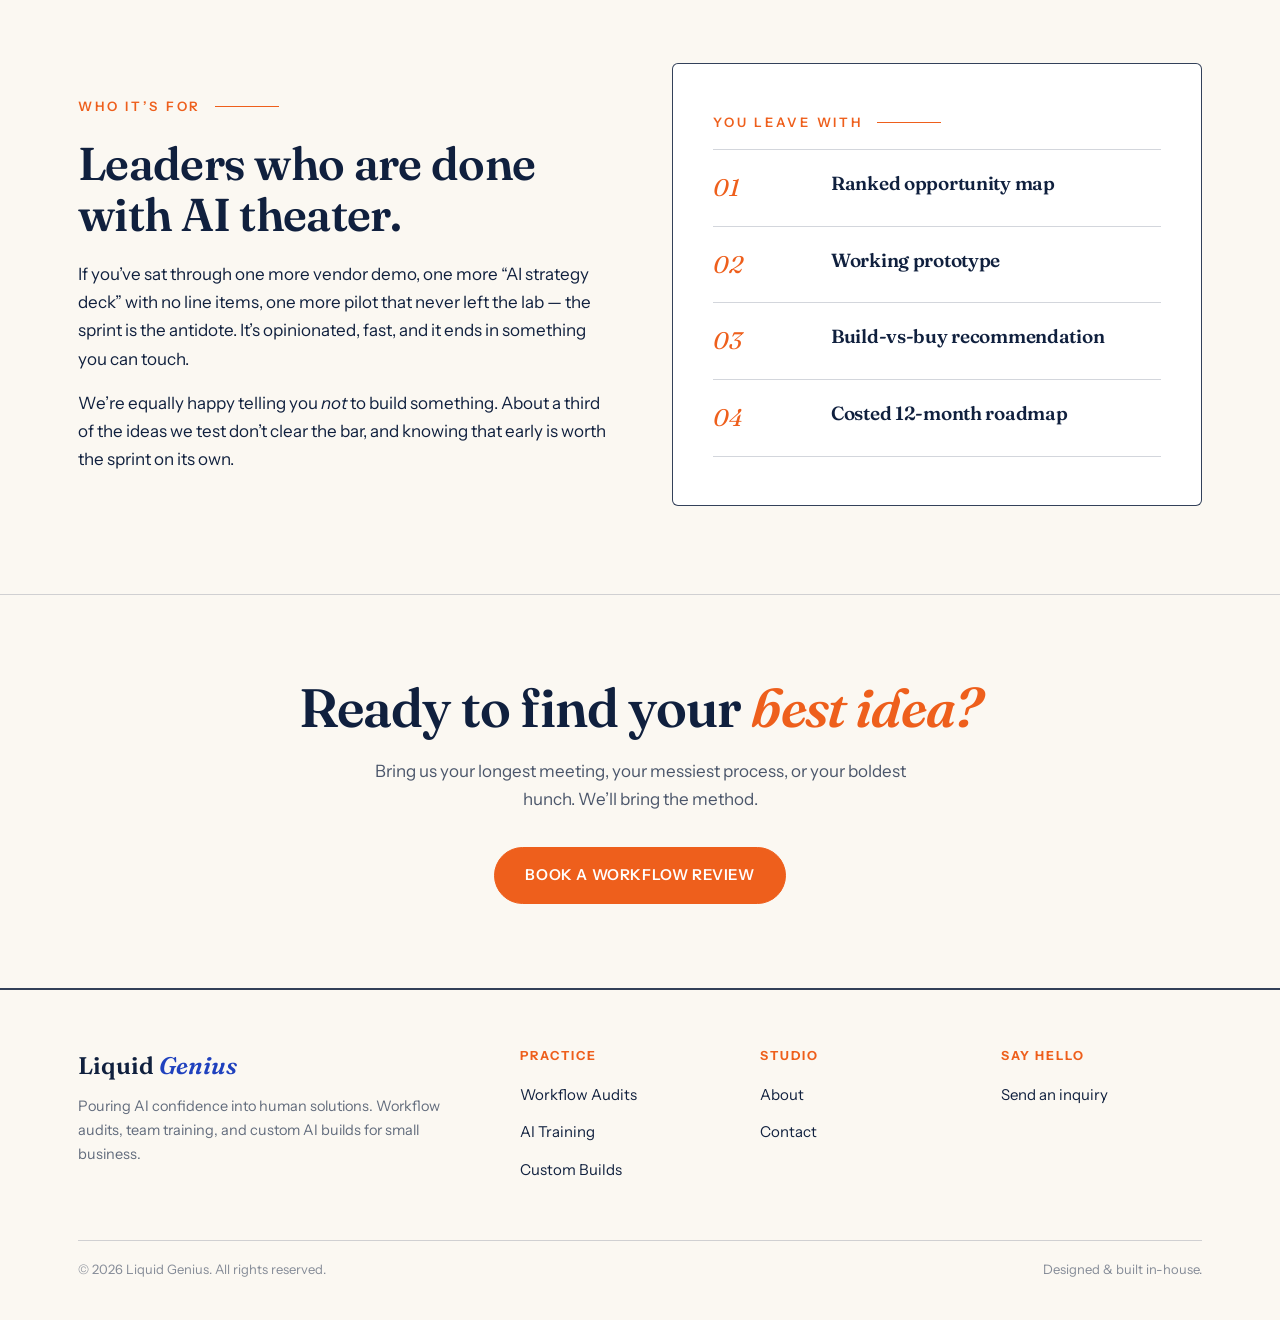
<file: innovation.html>
<!DOCTYPE html>
<html lang="en">
<head>
  <meta charset="UTF-8">
  <meta name="viewport" content="width=device-width, initial-scale=1.0">
  <title>Workflow AI Audits — Liquid Genius</title>
  <meta name="description" content="Workflow AI audits from Liquid Genius: map repetitive tasks, bottlenecks, and hidden cost centers, then rank where AI saves real time and money.">
  <link rel="icon" type="image/png" href="liquid-genius-mark.png">
  <link rel="preconnect" href="https://fonts.googleapis.com">
  <link rel="preconnect" href="https://fonts.gstatic.com" crossorigin>
  <link href="https://fonts.googleapis.com/css2?family=Fraunces:ital,wght@0,400;0,600;1,400;1,600&family=Instrument+Sans:wght@400;500;600&display=swap" rel="stylesheet">
  <link rel="stylesheet" href="styles.css">
</head>
<body>

  <div class="topbar">
    <div class="wrap">
      <span>Train &middot; Streamline &middot; Build</span>
      <span>Practice <b>No. 1 — Workflow Audits</b></span>
    </div>
  </div>

  <header class="site">
    <div class="wrap">
      <a class="brand" href="index.html">
        <img src="liquid-genius-mark.png" alt="Liquid Genius — a light bulb in a rocks glass">
        <span class="word">Liquid&nbsp;<em>Genius</em></span>
      </a>
      <input type="checkbox" id="navtoggle">
      <label class="burger" for="navtoggle" aria-label="Menu"><span></span><span></span><span></span></label>
      <nav class="main">
        <a href="innovation.html" class="here">Workflow Audits</a>
        <a href="teaching.html">AI Training</a>
        <a href="software.html">Custom Builds</a>
        <a href="about.html">About</a>
        <a href="contact.html" class="cta">Start a project</a>
      </nav>
    </div>
  </header>

  <section class="page-hero">
    <div class="wrap">
      <p class="kicker">Practice No. 1</p>
      <h1>From <em>&ldquo;we should do something with AI&rdquo;</em> to a plan you can defend.</h1>
      <p class="lede">Our workflow audits map repetitive tasks, bottlenecks, handoffs, and hidden cost centers — then rank where AI saves real time and money, with a tested prototype and the numbers to back the decision.</p>
    </div>
  </section>

  <section class="block">
    <div class="wrap">
      <div class="section-head">
        <h2>The audit, step by step</h2>
        <p class="note">A fixed-length, fixed-price engagement. You know the cost and the deliverables before we start.</p>
      </div>
      <div class="steps">
        <div class="step">
          <div>
            <h3>Map the terrain</h3>
            <p>Interviews across your team surface where time, money, and patience actually leak. We inventory your data, tools, and constraints while we&rsquo;re at it.</p>
          </div>
        </div>
        <div class="step">
          <div>
            <h3>Rank the opportunities</h3>
            <p>Every candidate idea gets scored on impact, feasibility, and risk — in a matrix your CFO will actually respect. Sacred cows welcome; most don&rsquo;t survive.</p>
          </div>
        </div>
        <div class="step">
          <div>
            <h3>Prototype the winner</h3>
            <p>We build a rough, working version of the top idea and put it in front of the people who would use it. Reality is the cheapest consultant you&rsquo;ll ever hire.</p>
          </div>
        </div>
        <div class="step">
          <div>
            <h3>Deliver the case</h3>
            <p>You get the prototype, the scorecard, a build-vs-buy recommendation, and a roadmap — whether or not we&rsquo;re the ones who build it next.</p>
          </div>
        </div>
      </div>
    </div>
  </section>

  <section class="block">
    <div class="wrap feature">
      <div>
        <p class="kicker">Who it&rsquo;s for</p>
        <h2>Leaders who are done with AI theater.</h2>
        <p>If you&rsquo;ve sat through one more vendor demo, one more &ldquo;AI strategy deck&rdquo; with no line items, one more pilot that never left the lab — the sprint is the antidote. It&rsquo;s opinionated, fast, and it ends in something you can touch.</p>
        <p>We&rsquo;re equally happy telling you <em>not</em> to build something. About a third of the ideas we test don&rsquo;t clear the bar, and knowing that early is worth the sprint on its own.</p>
      </div>
      <div class="art">
        <p class="kicker" style="margin-bottom:16px;">You leave with</p>
        <div class="steps" style="counter-reset: step;">
          <div class="step" style="padding:18px 0;">
            <div><h3 style="font-size:19px;">Ranked opportunity map</h3></div>
          </div>
          <div class="step" style="padding:18px 0;">
            <div><h3 style="font-size:19px;">Working prototype</h3></div>
          </div>
          <div class="step" style="padding:18px 0;">
            <div><h3 style="font-size:19px;">Build-vs-buy recommendation</h3></div>
          </div>
          <div class="step" style="padding:18px 0;">
            <div><h3 style="font-size:19px;">Costed 12-month roadmap</h3></div>
          </div>
        </div>
      </div>
    </div>
  </section>

  <section class="band">
    <div class="wrap">
      <h2>Ready to find your <em>best idea?</em></h2>
      <p>Bring us your longest meeting, your messiest process, or your boldest hunch. We&rsquo;ll bring the method.</p>
      <a class="btn orange" href="contact.html">Book a workflow review</a>
    </div>
  </section>

  <footer class="site">
    <div class="wrap">
      <div class="cols">
        <div>
          <div class="word">Liquid&nbsp;<em>Genius</em></div>
          <p>Pouring AI confidence into human solutions. Workflow audits, team training, and custom AI builds for small business.</p>
        </div>
        <div>
          <h4>Practice</h4>
          <ul>
            <li><a href="innovation.html">Workflow Audits</a></li>
            <li><a href="teaching.html">AI Training</a></li>
            <li><a href="software.html">Custom Builds</a></li>
          </ul>
        </div>
        <div>
          <h4>Studio</h4>
          <ul>
            <li><a href="about.html">About</a></li>
            <li><a href="contact.html">Contact</a></li>
          </ul>
        </div>
        <div>
          <h4>Say hello</h4>
          <ul>
            <li><a href="contact.html">Send an inquiry</a></li>
          </ul>
        </div>
      </div>
      <div class="fine">
        <span>&copy; 2026 Liquid Genius. All rights reserved.</span>
        <span>Designed &amp; built in-house.</span>
      </div>
    </div>
  </footer>

  <script src="script.js" defer></script>
</body>
</html>
</file>
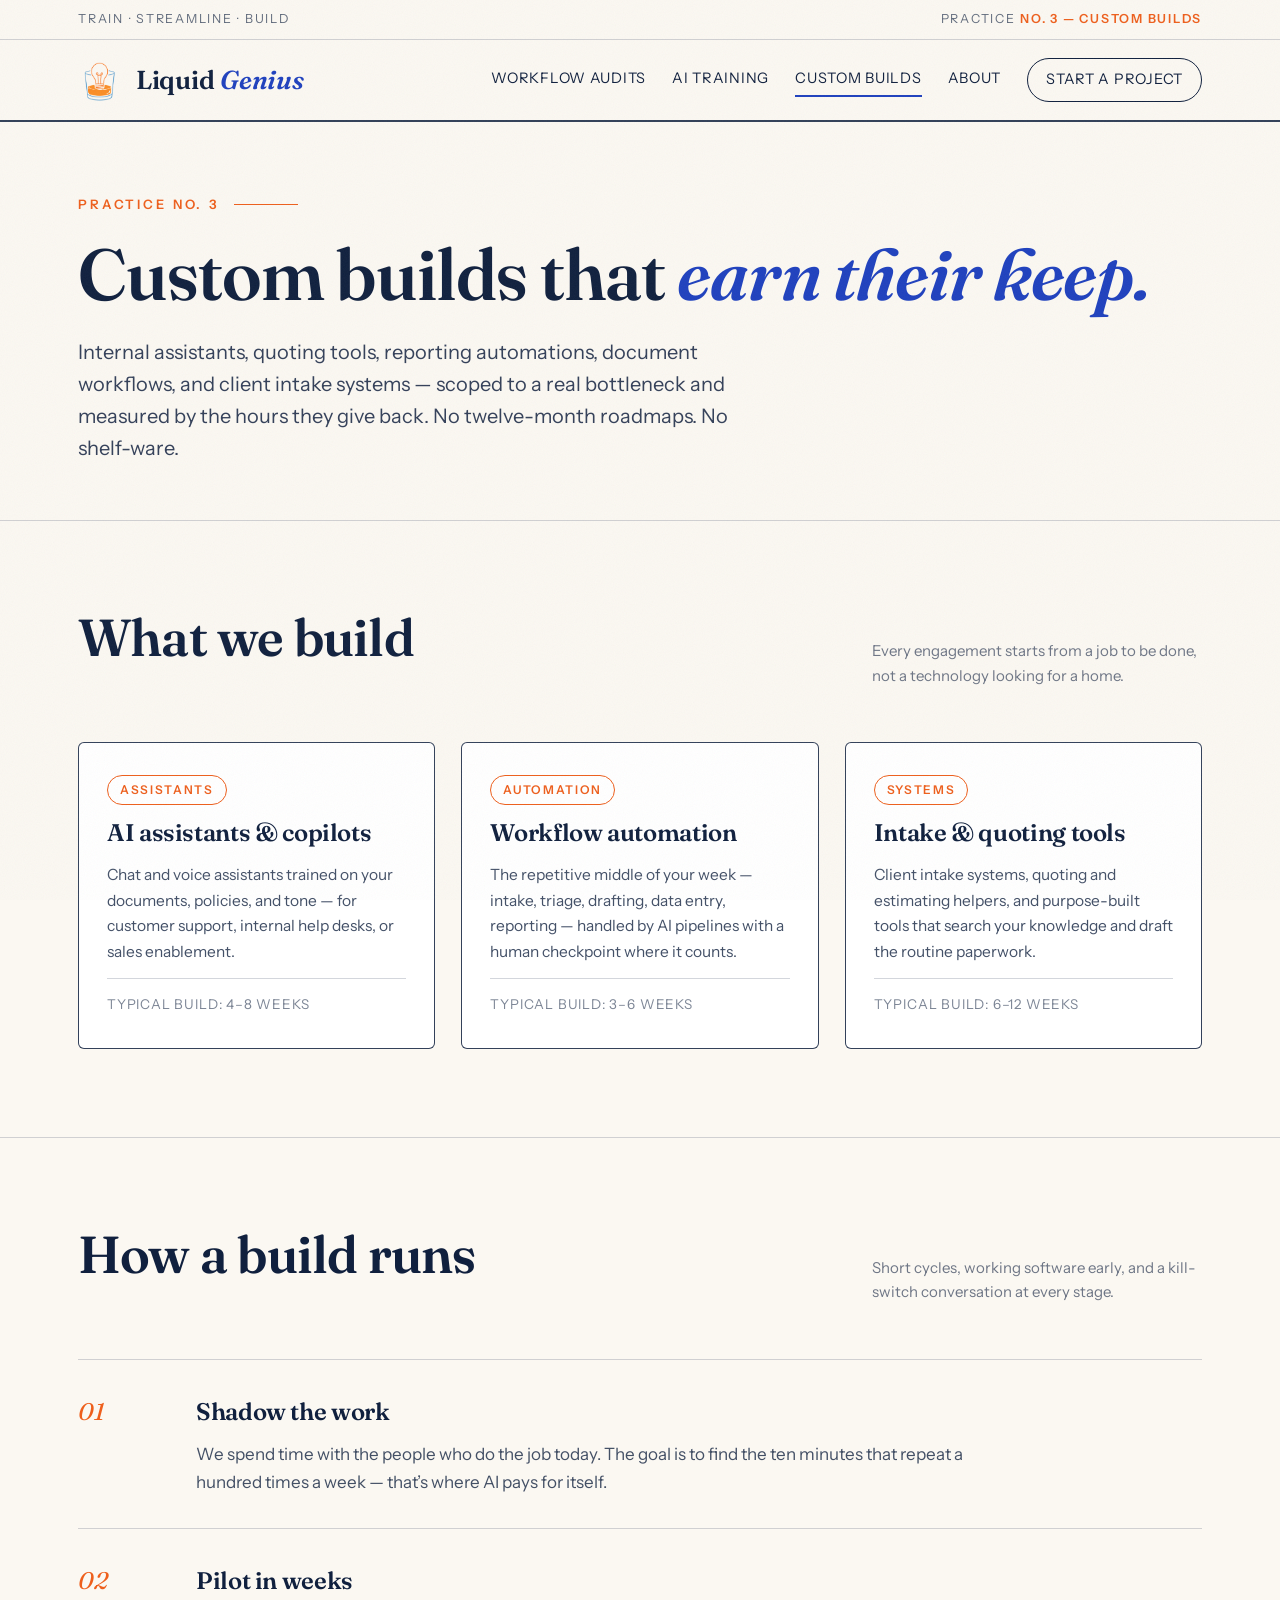
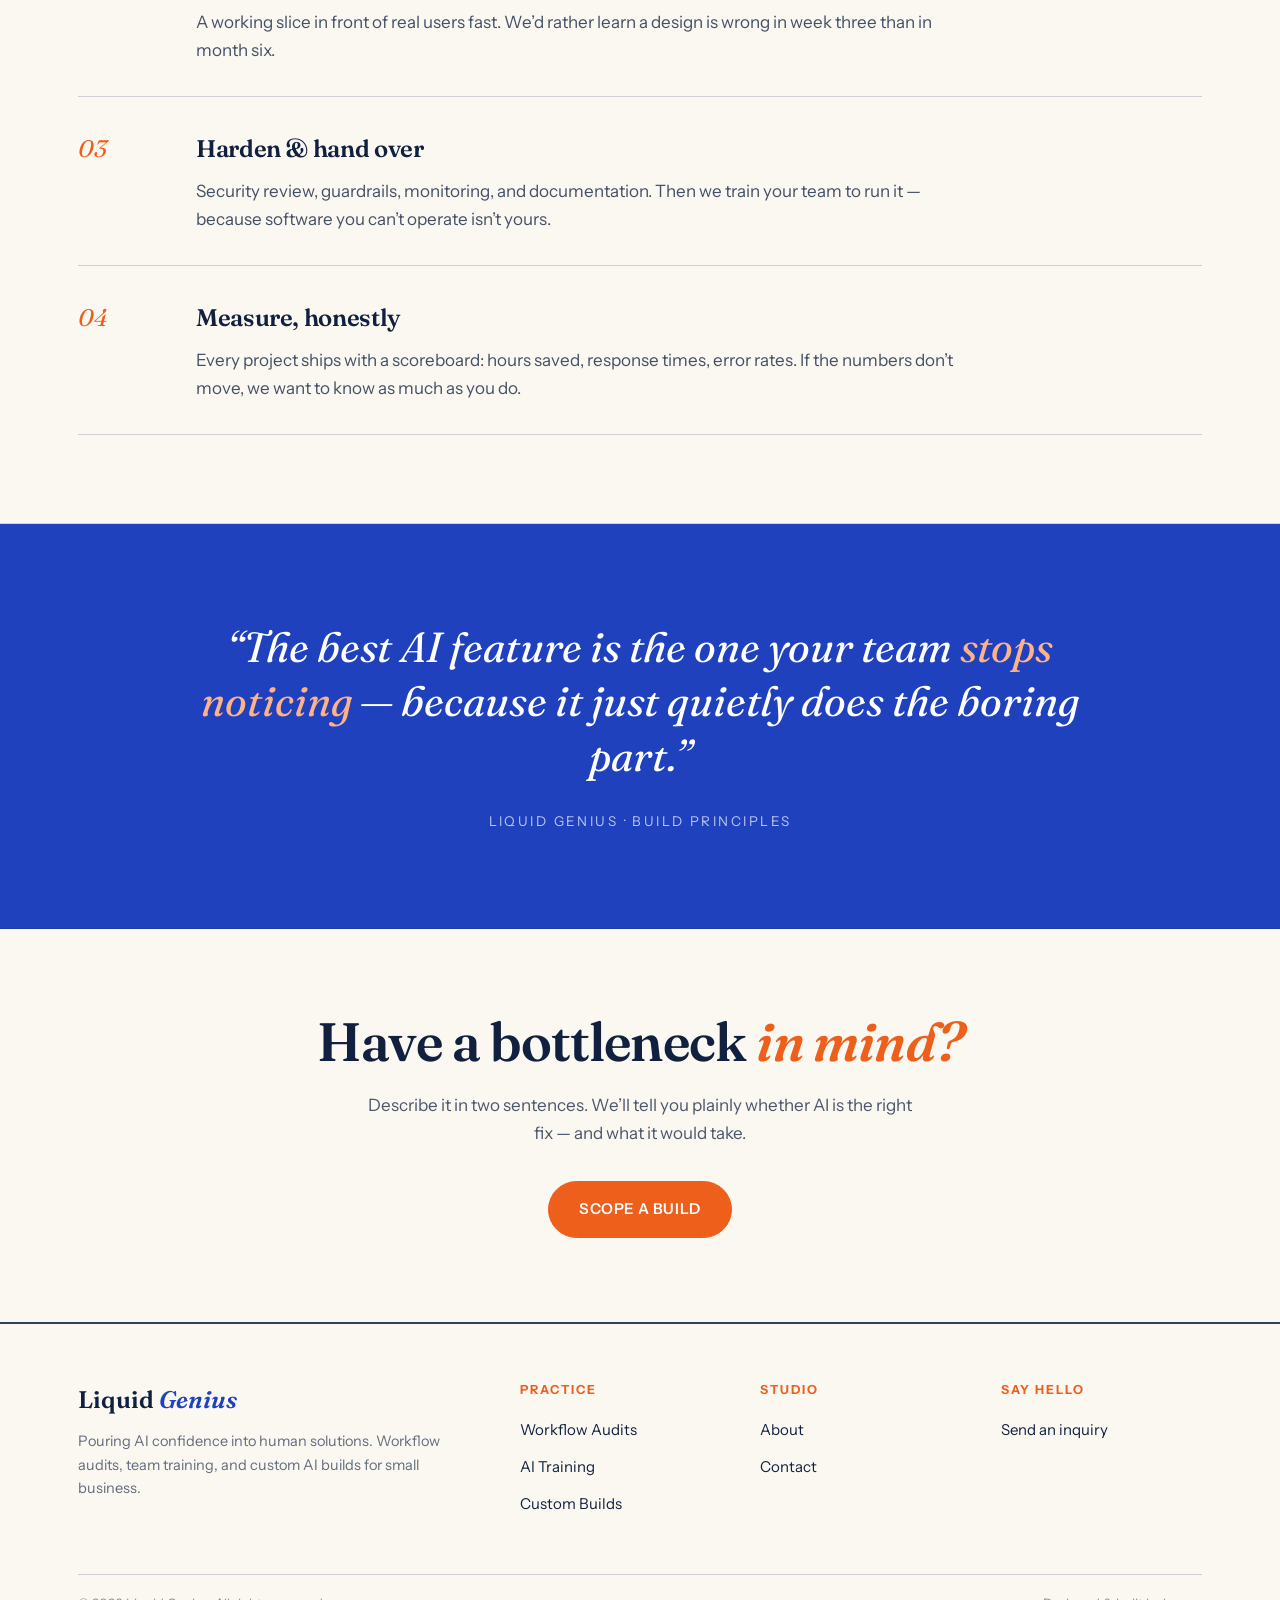
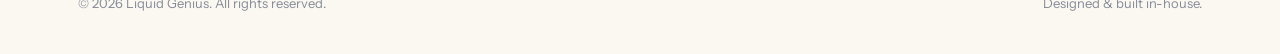
<file: software.html>
<!DOCTYPE html>
<html lang="en">
<head>
  <meta charset="UTF-8">
  <meta name="viewport" content="width=device-width, initial-scale=1.0">
  <title>Custom AI Builds — Liquid Genius</title>
  <meta name="description" content="Custom AI builds from Liquid Genius: internal assistants, quoting tools, reporting automations, document workflows, and client intake systems.">
  <link rel="icon" type="image/png" href="liquid-genius-mark.png">
  <link rel="preconnect" href="https://fonts.googleapis.com">
  <link rel="preconnect" href="https://fonts.gstatic.com" crossorigin>
  <link href="https://fonts.googleapis.com/css2?family=Fraunces:ital,wght@0,400;0,600;1,400;1,600&family=Instrument+Sans:wght@400;500;600&display=swap" rel="stylesheet">
  <link rel="stylesheet" href="styles.css">
</head>
<body>

  <div class="topbar">
    <div class="wrap">
      <span>Train &middot; Streamline &middot; Build</span>
      <span>Practice <b>No. 3 — Custom Builds</b></span>
    </div>
  </div>

  <header class="site">
    <div class="wrap">
      <a class="brand" href="index.html">
        <img src="liquid-genius-mark.png" alt="Liquid Genius — a light bulb in a rocks glass">
        <span class="word">Liquid&nbsp;<em>Genius</em></span>
      </a>
      <input type="checkbox" id="navtoggle">
      <label class="burger" for="navtoggle" aria-label="Menu"><span></span><span></span><span></span></label>
      <nav class="main">
        <a href="innovation.html">Workflow Audits</a>
        <a href="teaching.html">AI Training</a>
        <a href="software.html" class="here">Custom Builds</a>
        <a href="about.html">About</a>
        <a href="contact.html" class="cta">Start a project</a>
      </nav>
    </div>
  </header>

  <section class="page-hero">
    <div class="wrap">
      <p class="kicker">Practice No. 3</p>
      <h1>Custom builds that <em>earn their keep.</em></h1>
      <p class="lede">Internal assistants, quoting tools, reporting automations, document workflows, and client intake systems — scoped to a real bottleneck and measured by the hours they give back. No twelve-month roadmaps. No shelf-ware.</p>
    </div>
  </section>

  <section class="block">
    <div class="wrap">
      <div class="section-head">
        <h2>What we build</h2>
        <p class="note">Every engagement starts from a job to be done, not a technology looking for a home.</p>
      </div>
      <div class="cards">
        <div class="card">
          <span class="tag">Assistants</span>
          <h3>AI assistants &amp; copilots</h3>
          <p>Chat and voice assistants trained on your documents, policies, and tone — for customer support, internal help desks, or sales enablement.</p>
          <div class="meta">Typical build: 4–8 weeks</div>
        </div>
        <div class="card">
          <span class="tag">Automation</span>
          <h3>Workflow automation</h3>
          <p>The repetitive middle of your week — intake, triage, drafting, data entry, reporting — handled by AI pipelines with a human checkpoint where it counts.</p>
          <div class="meta">Typical build: 3–6 weeks</div>
        </div>
        <div class="card">
          <span class="tag">Systems</span>
          <h3>Intake &amp; quoting tools</h3>
          <p>Client intake systems, quoting and estimating helpers, and purpose-built tools that search your knowledge and draft the routine paperwork.</p>
          <div class="meta">Typical build: 6–12 weeks</div>
        </div>
      </div>
    </div>
  </section>

  <section class="block">
    <div class="wrap">
      <div class="section-head">
        <h2>How a build runs</h2>
        <p class="note">Short cycles, working software early, and a kill-switch conversation at every stage.</p>
      </div>
      <div class="steps">
        <div class="step">
          <div>
            <h3>Shadow the work</h3>
            <p>We spend time with the people who do the job today. The goal is to find the ten minutes that repeat a hundred times a week — that&rsquo;s where AI pays for itself.</p>
          </div>
        </div>
        <div class="step">
          <div>
            <h3>Pilot in weeks</h3>
            <p>A working slice in front of real users fast. We&rsquo;d rather learn a design is wrong in week three than in month six.</p>
          </div>
        </div>
        <div class="step">
          <div>
            <h3>Harden &amp; hand over</h3>
            <p>Security review, guardrails, monitoring, and documentation. Then we train your team to run it — because software you can&rsquo;t operate isn&rsquo;t yours.</p>
          </div>
        </div>
        <div class="step">
          <div>
            <h3>Measure, honestly</h3>
            <p>Every project ships with a scoreboard: hours saved, response times, error rates. If the numbers don&rsquo;t move, we want to know as much as you do.</p>
          </div>
        </div>
      </div>
    </div>
  </section>

  <section class="pull">
    <div class="wrap">
      <blockquote>&ldquo;The best AI feature is the one your team <span class="hl">stops noticing</span> — because it just quietly does the boring part.&rdquo;</blockquote>
      <cite>Liquid Genius &middot; Build principles</cite>
    </div>
  </section>

  <section class="band">
    <div class="wrap">
      <h2>Have a bottleneck <em>in mind?</em></h2>
      <p>Describe it in two sentences. We&rsquo;ll tell you plainly whether AI is the right fix — and what it would take.</p>
      <a class="btn orange" href="contact.html">Scope a build</a>
    </div>
  </section>

  <footer class="site">
    <div class="wrap">
      <div class="cols">
        <div>
          <div class="word">Liquid&nbsp;<em>Genius</em></div>
          <p>Pouring AI confidence into human solutions. Workflow audits, team training, and custom AI builds for small business.</p>
        </div>
        <div>
          <h4>Practice</h4>
          <ul>
            <li><a href="innovation.html">Workflow Audits</a></li>
            <li><a href="teaching.html">AI Training</a></li>
            <li><a href="software.html">Custom Builds</a></li>
          </ul>
        </div>
        <div>
          <h4>Studio</h4>
          <ul>
            <li><a href="about.html">About</a></li>
            <li><a href="contact.html">Contact</a></li>
          </ul>
        </div>
        <div>
          <h4>Say hello</h4>
          <ul>
            <li><a href="contact.html">Send an inquiry</a></li>
          </ul>
        </div>
      </div>
      <div class="fine">
        <span>&copy; 2026 Liquid Genius. All rights reserved.</span>
        <span>Designed &amp; built in-house.</span>
      </div>
    </div>
  </footer>

  <script src="script.js" defer></script>
</body>
</html>
</file>
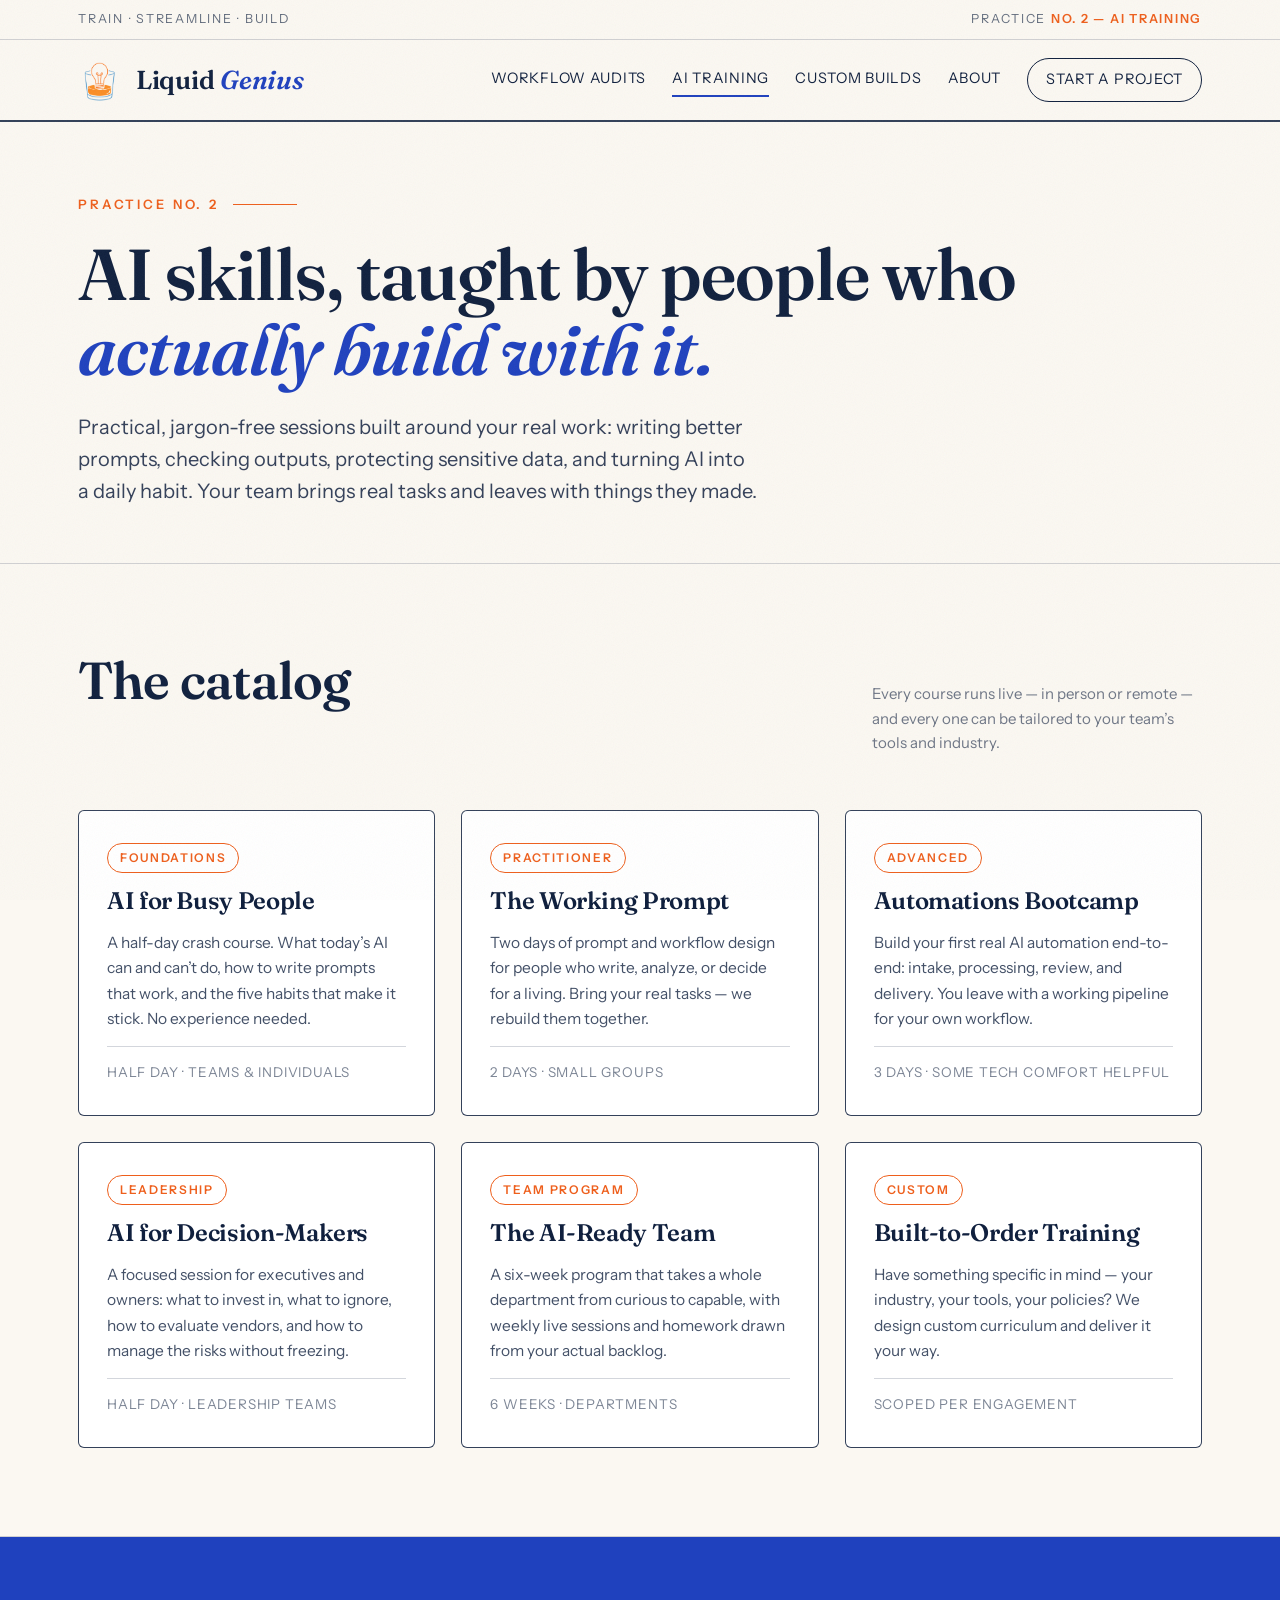
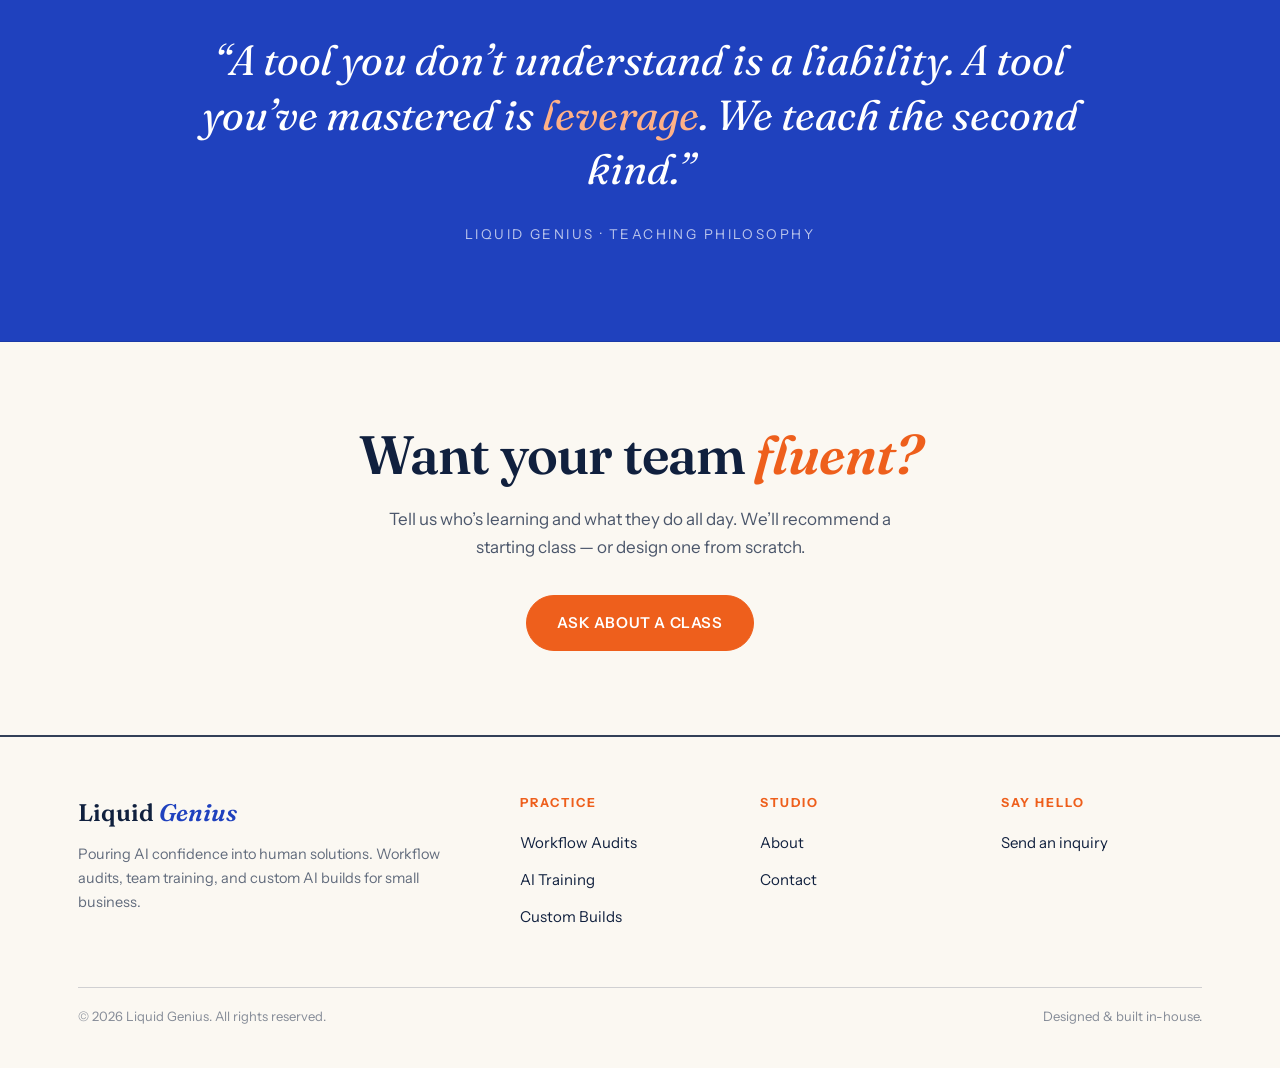
<file: teaching.html>
<!DOCTYPE html>
<html lang="en">
<head>
  <meta charset="UTF-8">
  <meta name="viewport" content="width=device-width, initial-scale=1.0">
  <title>Team AI Training — Liquid Genius</title>
  <meta name="description" content="Team AI training from Liquid Genius: practical sessions that teach employees to write better prompts, check outputs, protect sensitive data, and use AI with confidence.">
  <link rel="icon" type="image/png" href="liquid-genius-mark.png">
  <link rel="preconnect" href="https://fonts.googleapis.com">
  <link rel="preconnect" href="https://fonts.gstatic.com" crossorigin>
  <link href="https://fonts.googleapis.com/css2?family=Fraunces:ital,wght@0,400;0,600;1,400;1,600&family=Instrument+Sans:wght@400;500;600&display=swap" rel="stylesheet">
  <link rel="stylesheet" href="styles.css">
</head>
<body>

  <div class="topbar">
    <div class="wrap">
      <span>Train &middot; Streamline &middot; Build</span>
      <span>Practice <b>No. 2 — AI Training</b></span>
    </div>
  </div>

  <header class="site">
    <div class="wrap">
      <a class="brand" href="index.html">
        <img src="liquid-genius-mark.png" alt="Liquid Genius — a light bulb in a rocks glass">
        <span class="word">Liquid&nbsp;<em>Genius</em></span>
      </a>
      <input type="checkbox" id="navtoggle">
      <label class="burger" for="navtoggle" aria-label="Menu"><span></span><span></span><span></span></label>
      <nav class="main">
        <a href="innovation.html">Workflow Audits</a>
        <a href="teaching.html" class="here">AI Training</a>
        <a href="software.html">Custom Builds</a>
        <a href="about.html">About</a>
        <a href="contact.html" class="cta">Start a project</a>
      </nav>
    </div>
  </header>

  <section class="page-hero">
    <div class="wrap">
      <p class="kicker">Practice No. 2</p>
      <h1>AI skills, taught by people who <em>actually build with it.</em></h1>
      <p class="lede">Practical, jargon-free sessions built around your real work: writing better prompts, checking outputs, protecting sensitive data, and turning AI into a daily habit. Your team brings real tasks and leaves with things they made.</p>
    </div>
  </section>

  <section class="block">
    <div class="wrap">
      <div class="section-head">
        <h2>The catalog</h2>
        <p class="note">Every course runs live — in person or remote — and every one can be tailored to your team&rsquo;s tools and industry.</p>
      </div>
      <div class="cards">
        <div class="card">
          <span class="tag">Foundations</span>
          <h3>AI for Busy People</h3>
          <p>A half-day crash course. What today&rsquo;s AI can and can&rsquo;t do, how to write prompts that work, and the five habits that make it stick. No experience needed.</p>
          <div class="meta">Half day &middot; Teams &amp; individuals</div>
        </div>
        <div class="card">
          <span class="tag">Practitioner</span>
          <h3>The Working Prompt</h3>
          <p>Two days of prompt and workflow design for people who write, analyze, or decide for a living. Bring your real tasks — we rebuild them together.</p>
          <div class="meta">2 days &middot; Small groups</div>
        </div>
        <div class="card">
          <span class="tag">Advanced</span>
          <h3>Automations Bootcamp</h3>
          <p>Build your first real AI automation end-to-end: intake, processing, review, and delivery. You leave with a working pipeline for your own workflow.</p>
          <div class="meta">3 days &middot; Some tech comfort helpful</div>
        </div>
        <div class="card">
          <span class="tag">Leadership</span>
          <h3>AI for Decision-Makers</h3>
          <p>A focused session for executives and owners: what to invest in, what to ignore, how to evaluate vendors, and how to manage the risks without freezing.</p>
          <div class="meta">Half day &middot; Leadership teams</div>
        </div>
        <div class="card">
          <span class="tag">Team program</span>
          <h3>The AI-Ready Team</h3>
          <p>A six-week program that takes a whole department from curious to capable, with weekly live sessions and homework drawn from your actual backlog.</p>
          <div class="meta">6 weeks &middot; Departments</div>
        </div>
        <div class="card">
          <span class="tag">Custom</span>
          <h3>Built-to-Order Training</h3>
          <p>Have something specific in mind — your industry, your tools, your policies? We design custom curriculum and deliver it your way.</p>
          <div class="meta">Scoped per engagement</div>
        </div>
      </div>
    </div>
  </section>

  <section class="pull">
    <div class="wrap">
      <blockquote>&ldquo;A tool you don&rsquo;t understand is a liability. A tool you&rsquo;ve mastered is <span class="hl">leverage</span>. We teach the second kind.&rdquo;</blockquote>
      <cite>Liquid Genius &middot; Teaching philosophy</cite>
    </div>
  </section>

  <section class="band">
    <div class="wrap">
      <h2>Want your team <em>fluent?</em></h2>
      <p>Tell us who&rsquo;s learning and what they do all day. We&rsquo;ll recommend a starting class — or design one from scratch.</p>
      <a class="btn orange" href="contact.html">Ask about a class</a>
    </div>
  </section>

  <footer class="site">
    <div class="wrap">
      <div class="cols">
        <div>
          <div class="word">Liquid&nbsp;<em>Genius</em></div>
          <p>Pouring AI confidence into human solutions. Workflow audits, team training, and custom AI builds for small business.</p>
        </div>
        <div>
          <h4>Practice</h4>
          <ul>
            <li><a href="innovation.html">Workflow Audits</a></li>
            <li><a href="teaching.html">AI Training</a></li>
            <li><a href="software.html">Custom Builds</a></li>
          </ul>
        </div>
        <div>
          <h4>Studio</h4>
          <ul>
            <li><a href="about.html">About</a></li>
            <li><a href="contact.html">Contact</a></li>
          </ul>
        </div>
        <div>
          <h4>Say hello</h4>
          <ul>
            <li><a href="contact.html">Send an inquiry</a></li>
          </ul>
        </div>
      </div>
      <div class="fine">
        <span>&copy; 2026 Liquid Genius. All rights reserved.</span>
        <span>Designed &amp; built in-house.</span>
      </div>
    </div>
  </footer>

  <script src="script.js" defer></script>
</body>
</html>
</file>
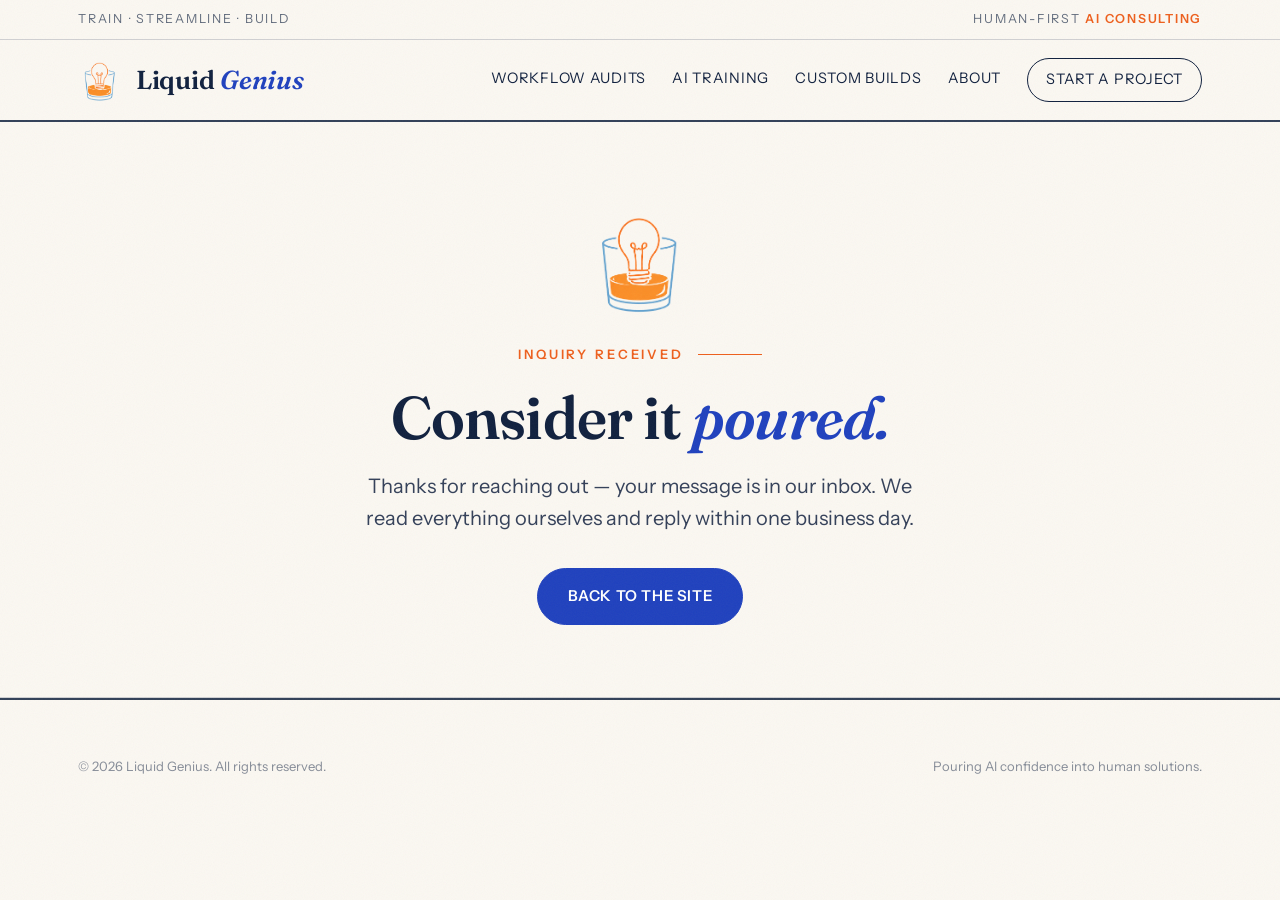
<file: thanks.html>
<!DOCTYPE html>
<html lang="en">
<head>
  <meta charset="UTF-8">
  <meta name="viewport" content="width=device-width, initial-scale=1.0">
  <title>Thanks — Liquid Genius</title>
  <meta name="robots" content="noindex">
  <link rel="icon" type="image/png" href="liquid-genius-mark.png">
  <link rel="preconnect" href="https://fonts.googleapis.com">
  <link rel="preconnect" href="https://fonts.gstatic.com" crossorigin>
  <link href="https://fonts.googleapis.com/css2?family=Fraunces:ital,wght@0,400;0,600;1,400;1,600&family=Instrument+Sans:wght@400;500;600&display=swap" rel="stylesheet">
  <link rel="stylesheet" href="styles.css">
</head>
<body>

  <div class="topbar">
    <div class="wrap">
      <span>Train &middot; Streamline &middot; Build</span>
      <span>Human-first <b>AI consulting</b></span>
    </div>
  </div>

  <header class="site">
    <div class="wrap">
      <a class="brand" href="index.html">
        <img src="liquid-genius-mark.png" alt="Liquid Genius — a light bulb in a rocks glass">
        <span class="word">Liquid&nbsp;<em>Genius</em></span>
      </a>
      <input type="checkbox" id="navtoggle">
      <label class="burger" for="navtoggle" aria-label="Menu"><span></span><span></span><span></span></label>
      <nav class="main">
        <a href="innovation.html">Workflow Audits</a>
        <a href="teaching.html">AI Training</a>
        <a href="software.html">Custom Builds</a>
        <a href="about.html">About</a>
        <a href="contact.html" class="cta">Start a project</a>
      </nav>
    </div>
  </header>

  <section class="hero">
    <div class="wrap" style="text-align:center; max-width:640px;">
      <img src="liquid-genius-mark.png" alt="" style="width:110px; margin:0 auto 28px;">
      <p class="kicker" style="justify-content:center;">Inquiry received</p>
      <h1 class="display" style="font-size:clamp(36px,5vw,60px);">Consider it <em>poured.</em></h1>
      <p class="lede" style="margin:22px auto 0;">Thanks for reaching out — your message is in our inbox. We read everything ourselves and reply within one business day.</p>
      <div class="actions" style="justify-content:center; margin-top:34px;">
        <a class="btn solid" href="index.html">Back to the site</a>
      </div>
    </div>
  </section>

  <footer class="site">
    <div class="wrap">
      <div class="fine" style="border-top:none; margin-top:0; padding-top:0;">
        <span>&copy; 2026 Liquid Genius. All rights reserved.</span>
        <span>Pouring AI confidence into human solutions.</span>
      </div>
    </div>
  </footer>

</body>
</html>
</file>
<file: styles.css>
/* ------------------------------------------------------------------
   Liquid Genius — house stylesheet
   Bright editorial: warm paper, navy ink, cobalt blue, tangerine.
------------------------------------------------------------------- */

:root {
  --paper: #FBF8F2;
  --ink: #10203E;
  --blue: #1F41BE;
  --blue-deep: #14297A;
  --orange: #EE5F1C;
  --orange-soft: #FBE3D4;
  --rule: rgba(16, 32, 62, 0.18);
  --rule-strong: rgba(16, 32, 62, 0.85);
  --max: 1180px;
  --serif: "Fraunces", Georgia, serif;
  --sans: "Instrument Sans", "Helvetica Neue", Arial, sans-serif;
}

* { margin: 0; padding: 0; box-sizing: border-box; }

html { scroll-behavior: smooth; }

body {
  background: var(--paper);
  color: var(--ink);
  font-family: var(--sans);
  font-size: 17px;
  line-height: 1.65;
  -webkit-font-smoothing: antialiased;
}

/* faint paper grain */
body::before {
  content: "";
  position: fixed;
  inset: 0;
  pointer-events: none;
  z-index: 999;
  opacity: 0.05;
  background-image: url("data:image/svg+xml,%3Csvg xmlns='http://www.w3.org/2000/svg' width='160' height='160'%3E%3Cfilter id='n'%3E%3CfeTurbulence type='fractalNoise' baseFrequency='0.9' numOctaves='2'/%3E%3C/filter%3E%3Crect width='160' height='160' filter='url(%23n)'/%3E%3C/svg%3E");
}

img, svg { display: block; max-width: 100%; }

a { color: var(--blue); text-decoration-color: var(--orange); text-decoration-thickness: 2px; text-underline-offset: 3px; }
a:hover { color: var(--orange); }

.wrap { max-width: var(--max); margin: 0 auto; padding: 0 28px; }

/* ---------- masthead ---------- */

.topbar {
  border-bottom: 1px solid var(--rule);
  font-size: 12.5px;
  letter-spacing: 0.14em;
  text-transform: uppercase;
}
.topbar .wrap {
  display: flex;
  justify-content: space-between;
  padding-top: 9px;
  padding-bottom: 9px;
  color: rgba(16, 32, 62, 0.65);
}
.topbar span b { color: var(--orange); font-weight: 600; }

header.site {
  border-bottom: 2px solid var(--rule-strong);
  position: relative;
}
header.site .wrap {
  display: flex;
  align-items: center;
  justify-content: space-between;
  gap: 24px;
  padding-top: 18px;
  padding-bottom: 18px;
}

.brand {
  display: flex;
  align-items: center;
  gap: 14px;
  text-decoration: none;
  color: var(--ink);
}
.brand:hover { color: var(--ink); }
.brand svg, .brand img { width: 44px; height: 44px; }
.brand .word {
  font-family: var(--serif);
  font-weight: 600;
  font-size: 26px;
  letter-spacing: -0.01em;
  line-height: 1;
}
.brand .word em { font-style: italic; color: var(--blue); }

nav.main { display: flex; gap: 26px; align-items: center; }
nav.main a {
  font-size: 14.5px;
  letter-spacing: 0.05em;
  text-transform: uppercase;
  text-decoration: none;
  color: var(--ink);
  padding: 4px 0;
  border-bottom: 2px solid transparent;
}
nav.main a:hover { border-bottom-color: var(--orange); color: var(--ink); }
nav.main a.here { border-bottom-color: var(--blue); }
nav.main a.cta {
  border: 1.5px solid var(--ink);
  padding: 9px 18px;
  border-radius: 999px;
}
nav.main a.cta:hover { background: var(--orange); border-color: var(--orange); color: #fff; }

/* mobile nav */
#navtoggle { display: none; }
label.burger { display: none; cursor: pointer; }
label.burger span { display: block; width: 26px; height: 2px; background: var(--ink); margin: 6px 0; }

/* ---------- type ---------- */

h1, h2, h3 { font-family: var(--serif); font-weight: 600; letter-spacing: -0.015em; }

.kicker {
  font-family: var(--sans);
  font-size: 13px;
  font-weight: 600;
  letter-spacing: 0.22em;
  text-transform: uppercase;
  color: var(--orange);
  display: flex;
  align-items: center;
  gap: 14px;
  margin-bottom: 22px;
}
.kicker::after { content: ""; height: 1px; flex: 0 0 64px; background: var(--orange); }

.display {
  font-size: clamp(44px, 7vw, 88px);
  line-height: 1.02;
}
.display em { font-style: italic; color: var(--blue); }
.display .mark {
  font-style: italic;
  color: var(--ink);
  background: linear-gradient(transparent 62%, var(--orange-soft) 62%);
  padding: 0 4px;
}

.lede {
  font-size: 20px;
  line-height: 1.6;
  max-width: 34em;
  color: rgba(16, 32, 62, 0.85);
}

/* ---------- hero ---------- */

.hero { padding: 84px 0 72px; border-bottom: 1px solid var(--rule); }
.hero .grid {
  display: grid;
  grid-template-columns: minmax(0, 7fr) minmax(0, 4fr);
  gap: 56px;
  align-items: center;
}
.hero .lede { margin-top: 28px; }
.hero .actions { margin-top: 38px; display: flex; gap: 16px; flex-wrap: wrap; }

.btn {
  display: inline-block;
  font-size: 15px;
  font-weight: 600;
  letter-spacing: 0.04em;
  text-transform: uppercase;
  text-decoration: none;
  padding: 15px 30px;
  border-radius: 999px;
  border: 1.5px solid var(--ink);
  color: var(--ink);
  transition: all 0.15s ease;
}
.btn:hover { transform: translateY(-2px); color: var(--ink); }
.btn.solid { background: var(--blue); border-color: var(--blue); color: #fff; }
.btn.solid:hover { background: var(--blue-deep); border-color: var(--blue-deep); color: #fff; }
.btn.orange { background: var(--orange); border-color: var(--orange); color: #fff; }
.btn.orange:hover { filter: brightness(0.92); color: #fff; }

.hero-art { position: relative; }
.hero-art svg { width: 100%; max-width: 380px; margin: 0 auto; }
.hero-art .caption {
  margin-top: 18px;
  text-align: center;
  font-size: 13px;
  letter-spacing: 0.08em;
  text-transform: uppercase;
  color: rgba(16, 32, 62, 0.55);
}

/* ---------- ticker strip ---------- */

.strip {
  border-bottom: 1px solid var(--rule);
  padding: 16px 0;
  font-size: 14px;
  letter-spacing: 0.16em;
  text-transform: uppercase;
  color: rgba(16, 32, 62, 0.6);
}
.strip .wrap { display: flex; gap: 34px; flex-wrap: wrap; justify-content: center; }
.strip b { color: var(--orange); font-weight: 600; }

/* ---------- numbered services ---------- */

section.block { padding: 88px 0; border-bottom: 1px solid var(--rule); }
section.block.tight { padding: 64px 0; }

.section-head { display: flex; align-items: baseline; justify-content: space-between; gap: 24px; margin-bottom: 54px; flex-wrap: wrap; }
.section-head h2 { font-size: clamp(32px, 4.4vw, 52px); line-height: 1.08; }
.section-head .note { font-size: 15px; color: rgba(16, 32, 62, 0.6); max-width: 22em; }

.svc { display: grid; grid-template-columns: 90px minmax(0, 5fr) minmax(0, 6fr) 130px; gap: 28px; align-items: baseline; padding: 34px 0; border-top: 1px solid var(--rule); text-decoration: none; color: var(--ink); transition: background 0.15s ease; }
.svc:last-of-type { border-bottom: 1px solid var(--rule); }
.svc:hover { background: rgba(31, 65, 190, 0.045); color: var(--ink); }
.svc .no { font-family: var(--serif); font-style: italic; font-size: 22px; color: var(--orange); }
.svc h3 { font-size: 30px; }
.svc p { font-size: 16px; color: rgba(16, 32, 62, 0.78); }
.svc .go { font-size: 13.5px; font-weight: 600; letter-spacing: 0.14em; text-transform: uppercase; color: var(--blue); text-align: right; }
.svc:hover .go { color: var(--orange); }

/* ---------- two-column feature ---------- */

.feature { display: grid; grid-template-columns: 1fr 1fr; gap: 64px; align-items: center; }
.feature h2 { font-size: clamp(30px, 4vw, 46px); line-height: 1.1; margin-bottom: 20px; }
.feature p + p { margin-top: 16px; }
.feature .art { border: 1.5px solid var(--rule-strong); border-radius: 6px; padding: 48px 40px; background: #fff; }

/* ---------- stats ---------- */

.stats { display: grid; grid-template-columns: repeat(3, 1fr); gap: 0; border: 1.5px solid var(--rule-strong); border-radius: 6px; overflow: hidden; background: #fff; }
.stat { padding: 38px 34px; border-left: 1px solid var(--rule); }
.stat:first-child { border-left: 0; }
.stat .n { font-family: var(--serif); font-size: 52px; line-height: 1; color: var(--blue); }
.stat .n sup { font-size: 26px; color: var(--orange); }
.stat .l { margin-top: 10px; font-size: 14px; letter-spacing: 0.1em; text-transform: uppercase; color: rgba(16, 32, 62, 0.6); }

/* ---------- cards (courses etc.) ---------- */

.cards { display: grid; grid-template-columns: repeat(3, 1fr); gap: 26px; }
.card { border: 1.5px solid var(--rule-strong); border-radius: 6px; background: #fff; padding: 32px 28px; display: flex; flex-direction: column; gap: 14px; }
.card .tag { align-self: flex-start; font-size: 12px; font-weight: 600; letter-spacing: 0.14em; text-transform: uppercase; color: var(--orange); border: 1px solid var(--orange); border-radius: 999px; padding: 4px 12px; }
.card h3 { font-size: 24px; line-height: 1.2; }
.card p { font-size: 15.5px; color: rgba(16, 32, 62, 0.78); flex: 1; }
.card .meta { font-size: 13.5px; letter-spacing: 0.06em; text-transform: uppercase; color: rgba(16, 32, 62, 0.55); border-top: 1px solid var(--rule); padding-top: 14px; }

/* ---------- pull quote ---------- */

.pull { padding: 96px 0; text-align: center; border-bottom: 1px solid var(--rule); background: var(--blue); color: #fff; }
.pull blockquote { font-family: var(--serif); font-style: italic; font-size: clamp(26px, 3.6vw, 42px); line-height: 1.3; max-width: 22em; margin: 0 auto; }
.pull blockquote .hl { color: #FFB187; }
.pull cite { display: block; margin-top: 26px; font-family: var(--sans); font-style: normal; font-size: 13.5px; letter-spacing: 0.18em; text-transform: uppercase; color: rgba(255, 255, 255, 0.7); }

/* ---------- page hero (interior pages) ---------- */

.page-hero { padding: 72px 0 56px; border-bottom: 1px solid var(--rule); }
.page-hero h1 { font-size: clamp(40px, 6vw, 72px); line-height: 1.04; }
.page-hero h1 em { font-style: italic; color: var(--blue); }
.page-hero .lede { margin-top: 24px; }

/* ---------- prose lists ---------- */

.steps { counter-reset: step; }
.step { display: grid; grid-template-columns: 90px 1fr; gap: 28px; padding: 32px 0; border-top: 1px solid var(--rule); }
.step:last-child { border-bottom: 1px solid var(--rule); }
.step::before { counter-increment: step; content: "0" counter(step); font-family: var(--serif); font-style: italic; font-size: 24px; color: var(--orange); }
.step h3 { font-size: 24px; margin-bottom: 8px; }
.step p { color: rgba(16, 32, 62, 0.78); max-width: 46em; }

/* ---------- CTA band ---------- */

.band { padding: 84px 0; text-align: center; }
.band h2 { font-size: clamp(32px, 4.6vw, 54px); line-height: 1.08; }
.band h2 em { font-style: italic; color: var(--orange); }
.band p { margin: 20px auto 34px; max-width: 32em; color: rgba(16, 32, 62, 0.75); }

/* ---------- contact ---------- */

.contact-grid { display: grid; grid-template-columns: 5fr 6fr; gap: 64px; align-items: start; }
.contact-grid .info h3 { font-size: 22px; margin-bottom: 6px; }
.contact-grid .info .item { padding: 22px 0; border-top: 1px solid var(--rule); }
.contact-grid .info .item:last-child { border-bottom: 1px solid var(--rule); }
.contact-grid .info a { font-size: 18px; }

form.contact { border: 1.5px solid var(--rule-strong); border-radius: 6px; background: #fff; padding: 38px 34px; }
form.contact label { display: block; font-size: 13px; font-weight: 600; letter-spacing: 0.12em; text-transform: uppercase; margin: 22px 0 8px; color: rgba(16, 32, 62, 0.7); }
form.contact label:first-of-type { margin-top: 0; }
form.contact input, form.contact select, form.contact textarea {
  width: 100%;
  font: 16px/1.5 var(--sans);
  color: var(--ink);
  background: var(--paper);
  border: 1px solid var(--rule);
  border-radius: 4px;
  padding: 13px 14px;
}
form.contact input:focus, form.contact select:focus, form.contact textarea:focus {
  outline: 2px solid var(--blue);
  outline-offset: 1px;
}
form.contact button { margin-top: 28px; width: 100%; cursor: pointer; font-family: var(--sans); }

/* ---------- hero signup form + mini pillars ---------- */

.mini-pillars { margin-top: 36px; display: flex; gap: 34px; flex-wrap: wrap; }
.mini-pillars div { display: flex; flex-direction: column; gap: 2px; padding-left: 14px; border-left: 3px solid var(--orange); }
.mini-pillars b { font-family: var(--serif); font-size: 19px; }
.mini-pillars span { font-size: 13.5px; letter-spacing: 0.05em; text-transform: uppercase; color: rgba(16, 32, 62, 0.55); }

.hero-form {
  position: relative;
  border: 1.5px solid var(--rule-strong);
  border-radius: 6px;
  background: #fff;
  padding: 34px 30px 30px;
  box-shadow: 10px 10px 0 rgba(31, 65, 190, 0.08);
}
.hero-form .form-mark { width: 54px; height: 54px; position: absolute; top: -27px; right: 24px; background: var(--paper); border: 1.5px solid var(--rule-strong); border-radius: 50%; padding: 6px; }
.hero-form h3 { font-size: 24px; line-height: 1.15; }
.hero-form .sub { margin: 8px 0 18px; font-size: 14.5px; color: rgba(16, 32, 62, 0.65); }
.hero-form form.contact { border: none; border-radius: 0; background: transparent; padding: 0; }
.hero-form form.contact label { margin-top: 14px; }
.hero-form form.contact button { margin-top: 20px; }

/* ---------- footer ---------- */

footer.site { border-top: 2px solid var(--rule-strong); padding: 56px 0 40px; }
footer.site .cols { display: grid; grid-template-columns: 2fr 1fr 1fr 1fr; gap: 40px; }
footer.site .word { font-family: var(--serif); font-weight: 600; font-size: 24px; }
footer.site .word em { font-style: italic; color: var(--blue); }
footer.site p { font-size: 14.5px; color: rgba(16, 32, 62, 0.65); max-width: 26em; margin-top: 10px; }
footer.site h4 { font-size: 12.5px; letter-spacing: 0.16em; text-transform: uppercase; color: var(--orange); margin-bottom: 14px; }
footer.site ul { list-style: none; }
footer.site li { margin-bottom: 9px; }
footer.site li a { font-size: 15px; text-decoration: none; color: var(--ink); }
footer.site li a:hover { color: var(--orange); }
footer.site .fine { margin-top: 48px; padding-top: 18px; border-top: 1px solid var(--rule); display: flex; justify-content: space-between; gap: 16px; flex-wrap: wrap; font-size: 13px; color: rgba(16, 32, 62, 0.5); }

/* ---------- animations ---------- */

@keyframes rise-in {
  from { opacity: 0; transform: translateY(26px); }
  to   { opacity: 1; transform: none; }
}

/* hero intro (on page load) */
.hero .kicker    { animation: rise-in 0.7s ease-out both; }
.hero .display   { animation: rise-in 0.7s ease-out 0.12s both; }
.hero .lede      { animation: rise-in 0.7s ease-out 0.24s both; }
.hero .actions   { animation: rise-in 0.7s ease-out 0.36s both; }
.hero-art        { animation: rise-in 0.9s ease-out 0.3s both; }
.hero-form       { animation: rise-in 0.9s ease-out 0.3s both; }
.mini-pillars    { animation: rise-in 0.7s ease-out 0.48s both; }

/* gentle float for the hero glass */
@keyframes bob { 0%, 100% { transform: translateY(0); } 50% { transform: translateY(-10px); } }
.hero-art img, .hero-art svg { animation: bob 5s ease-in-out infinite; }

/* scroll reveals (elements get .reveal via script.js) */
.reveal { opacity: 0; transform: translateY(26px); transition: opacity 0.7s ease, transform 0.7s ease; }
.reveal.in { opacity: 1; transform: none; }

/* livelier hovers */
.card { transition: transform 0.2s ease, box-shadow 0.2s ease; }
.card:hover { transform: translateY(-6px); box-shadow: 0 14px 30px rgba(16, 32, 62, 0.1); }
.svc .go { transition: transform 0.2s ease, color 0.15s ease; }
.svc:hover .go { transform: translateX(6px); }
.brand img { transition: transform 0.25s ease; }
.brand:hover img { transform: rotate(-8deg) scale(1.06); }
.btn:active { transform: translateY(0) scale(0.98); }

@media (prefers-reduced-motion: reduce) {
  .hero .kicker, .hero .display, .hero .lede, .hero .actions, .hero-art,
  .hero-art img, .hero-art svg, .card, .svc .go, .brand img { animation: none; transition: none; }
  .reveal { opacity: 1; transform: none; }
}

/* ---------- responsive ---------- */

@media (max-width: 920px) {
  .hero .grid, .feature, .contact-grid { grid-template-columns: 1fr; }
  .hero-art { order: -1; }
  .hero-form { margin-top: 16px; }
  .hero-art svg { max-width: 220px; }
  .svc { grid-template-columns: 56px 1fr; }
  .svc p { grid-column: 2; }
  .svc .go { grid-column: 2; text-align: left; }
  .stats, .cards { grid-template-columns: 1fr; }
  .stat { border-left: 0; border-top: 1px solid var(--rule); }
  .stat:first-child { border-top: 0; }
  footer.site .cols { grid-template-columns: 1fr 1fr; }

  label.burger { display: block; }
  nav.main {
    display: none;
    position: absolute;
    top: 100%;
    left: 0;
    right: 0;
    background: var(--paper);
    border-bottom: 2px solid var(--rule-strong);
    flex-direction: column;
    align-items: flex-start;
    padding: 20px 28px 26px;
    gap: 18px;
    z-index: 50;
  }
  #navtoggle:checked ~ nav.main { display: flex; }
}
</file>
